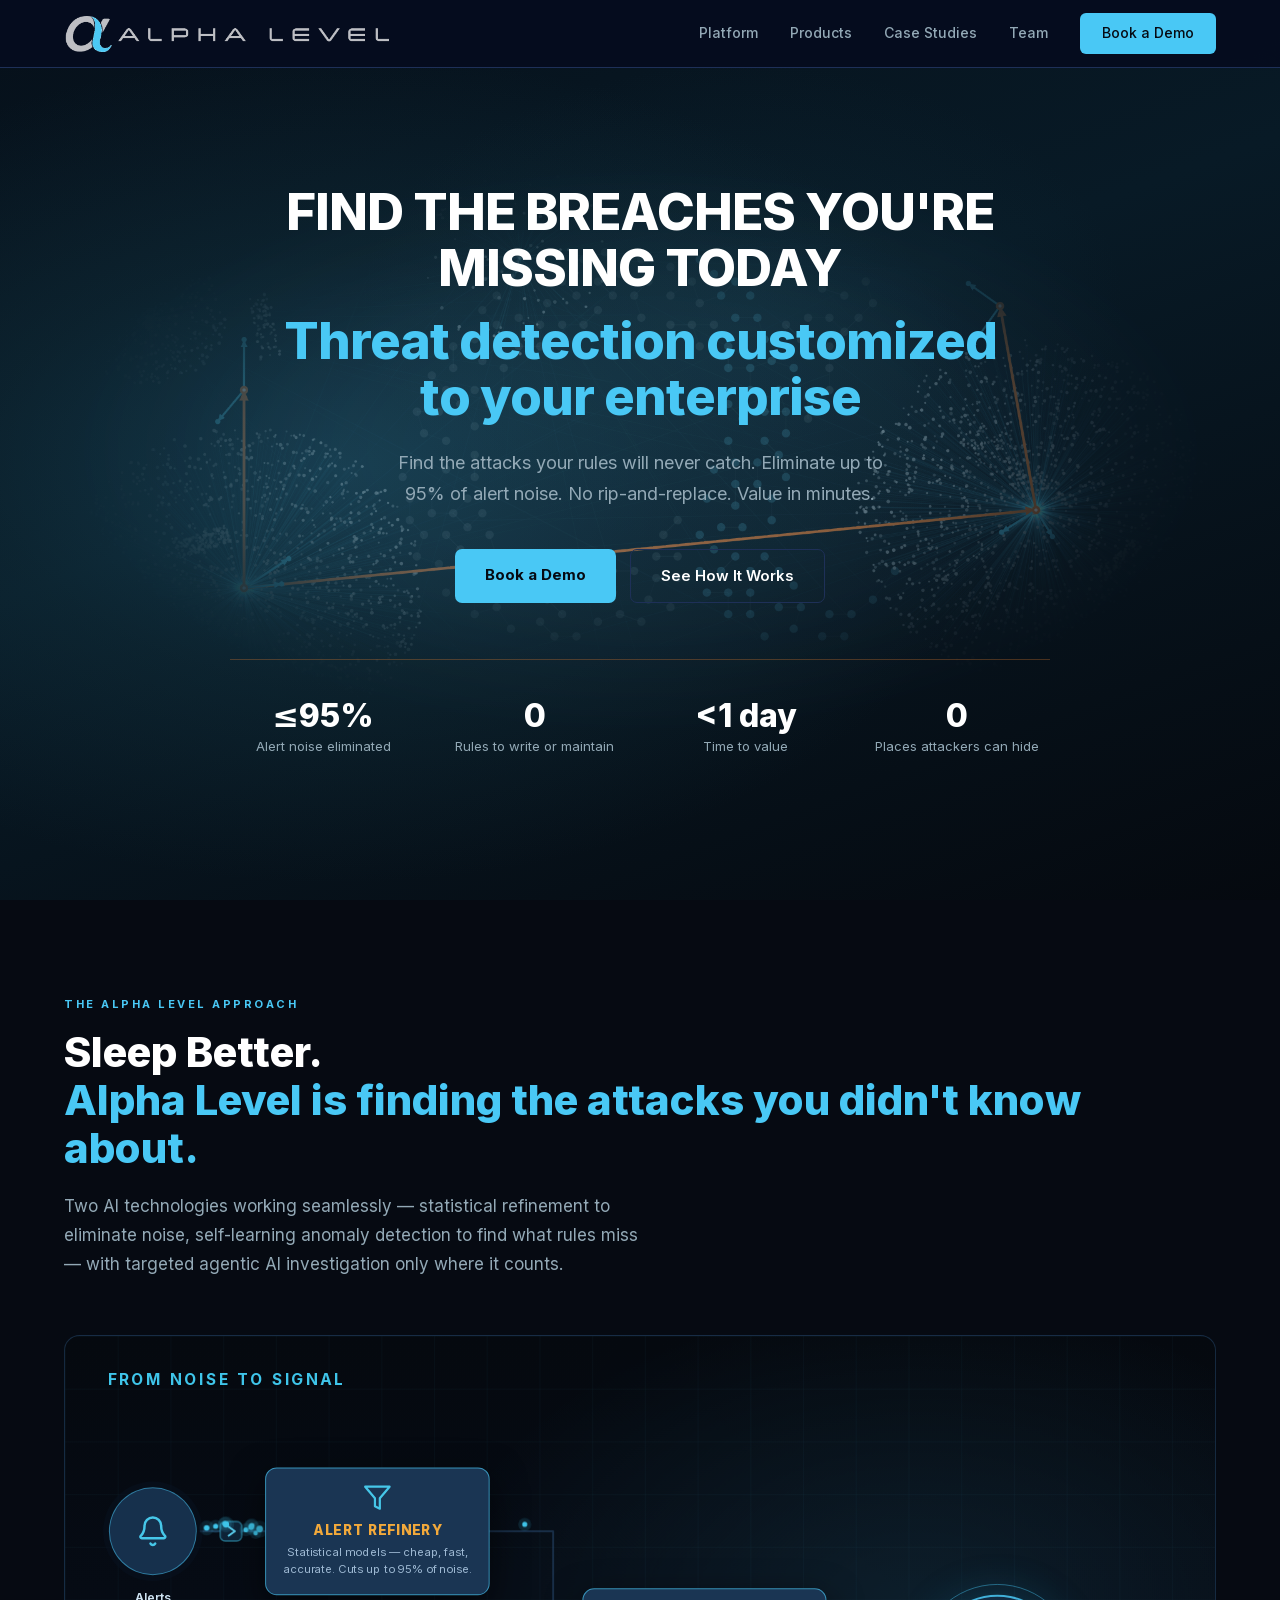
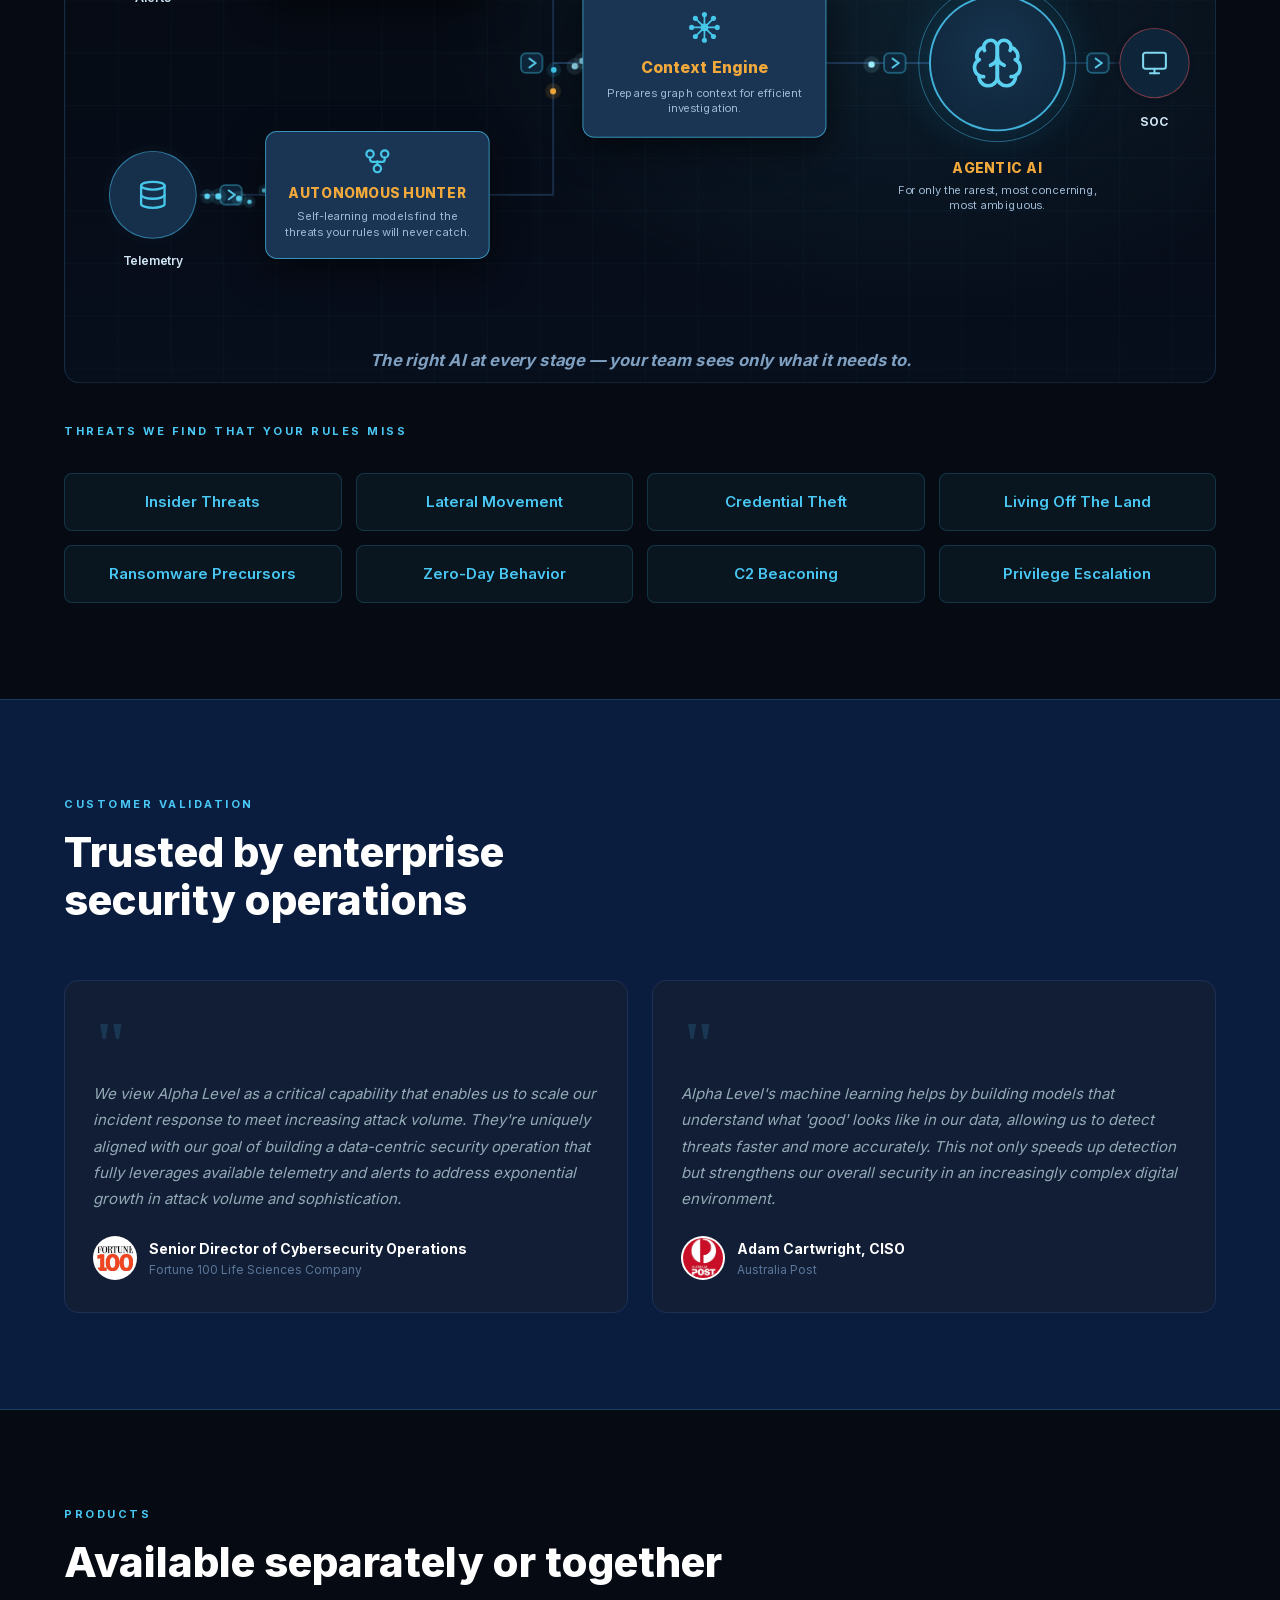
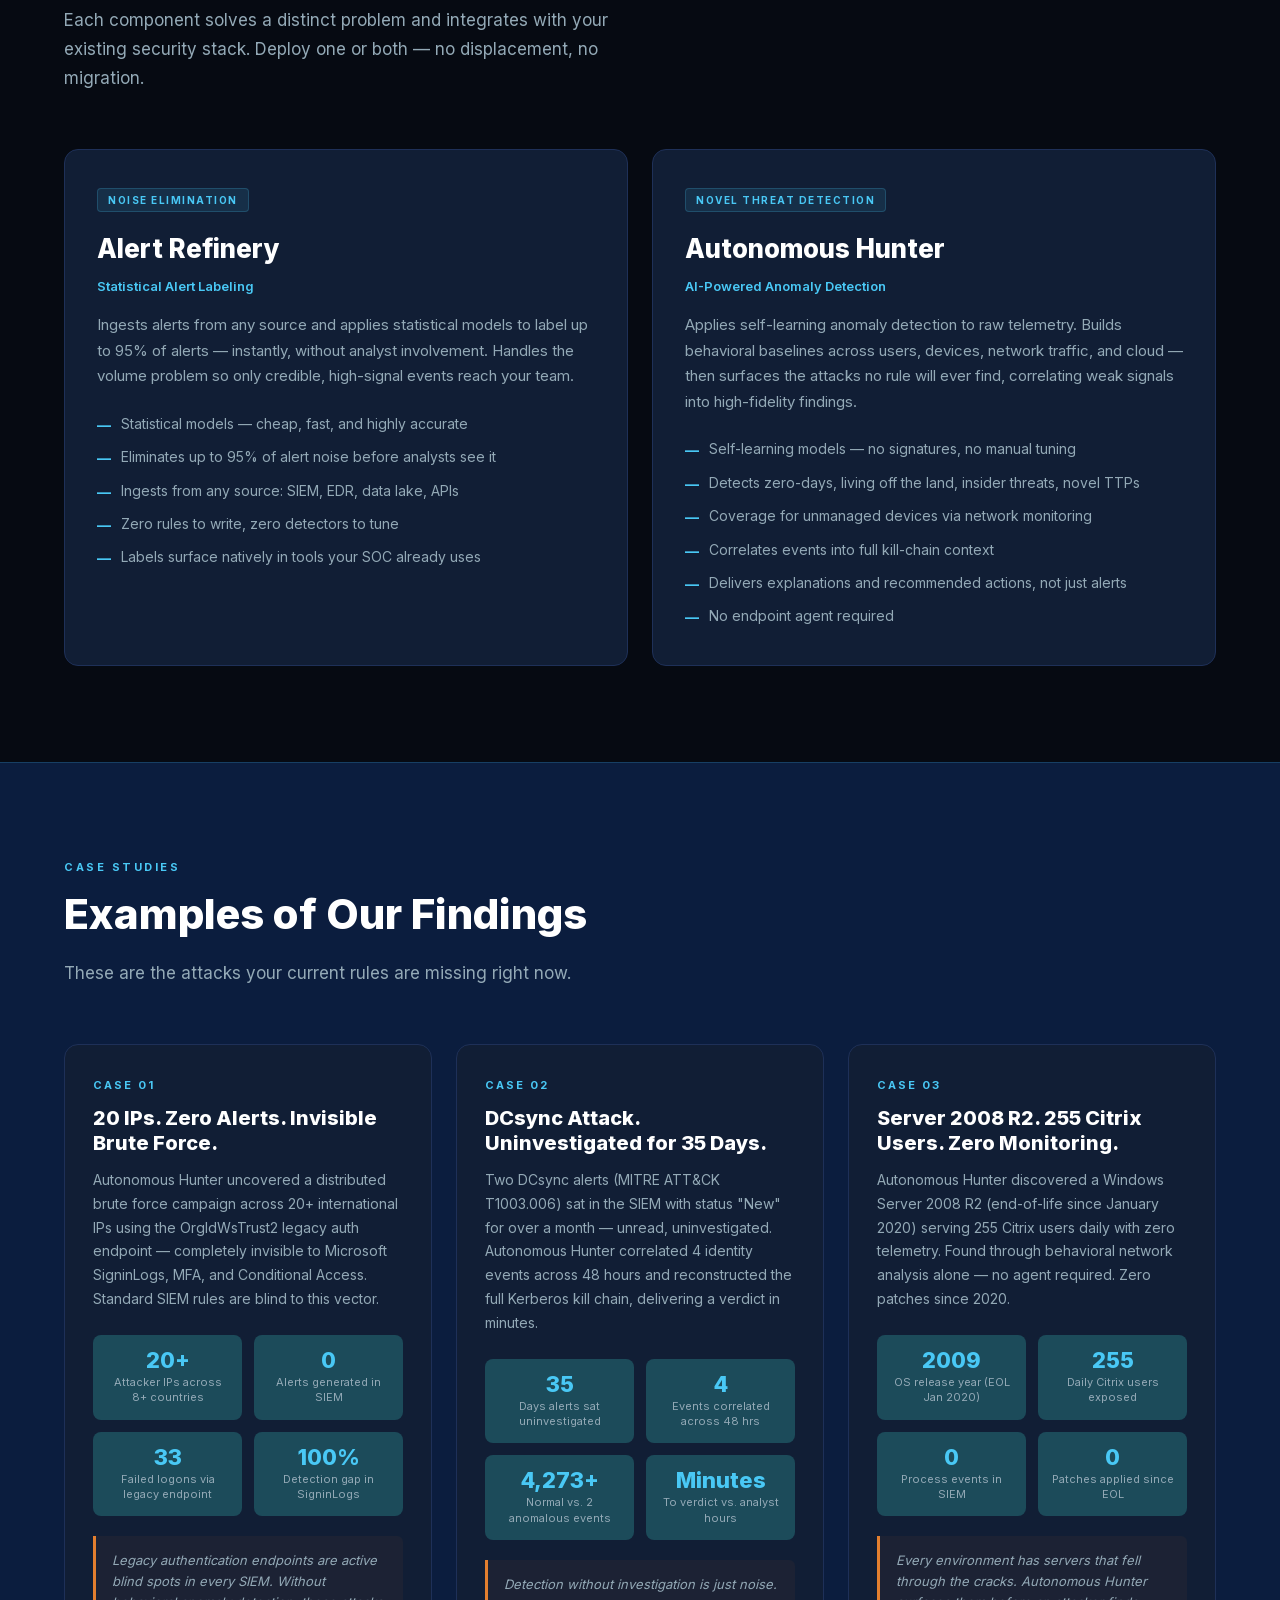
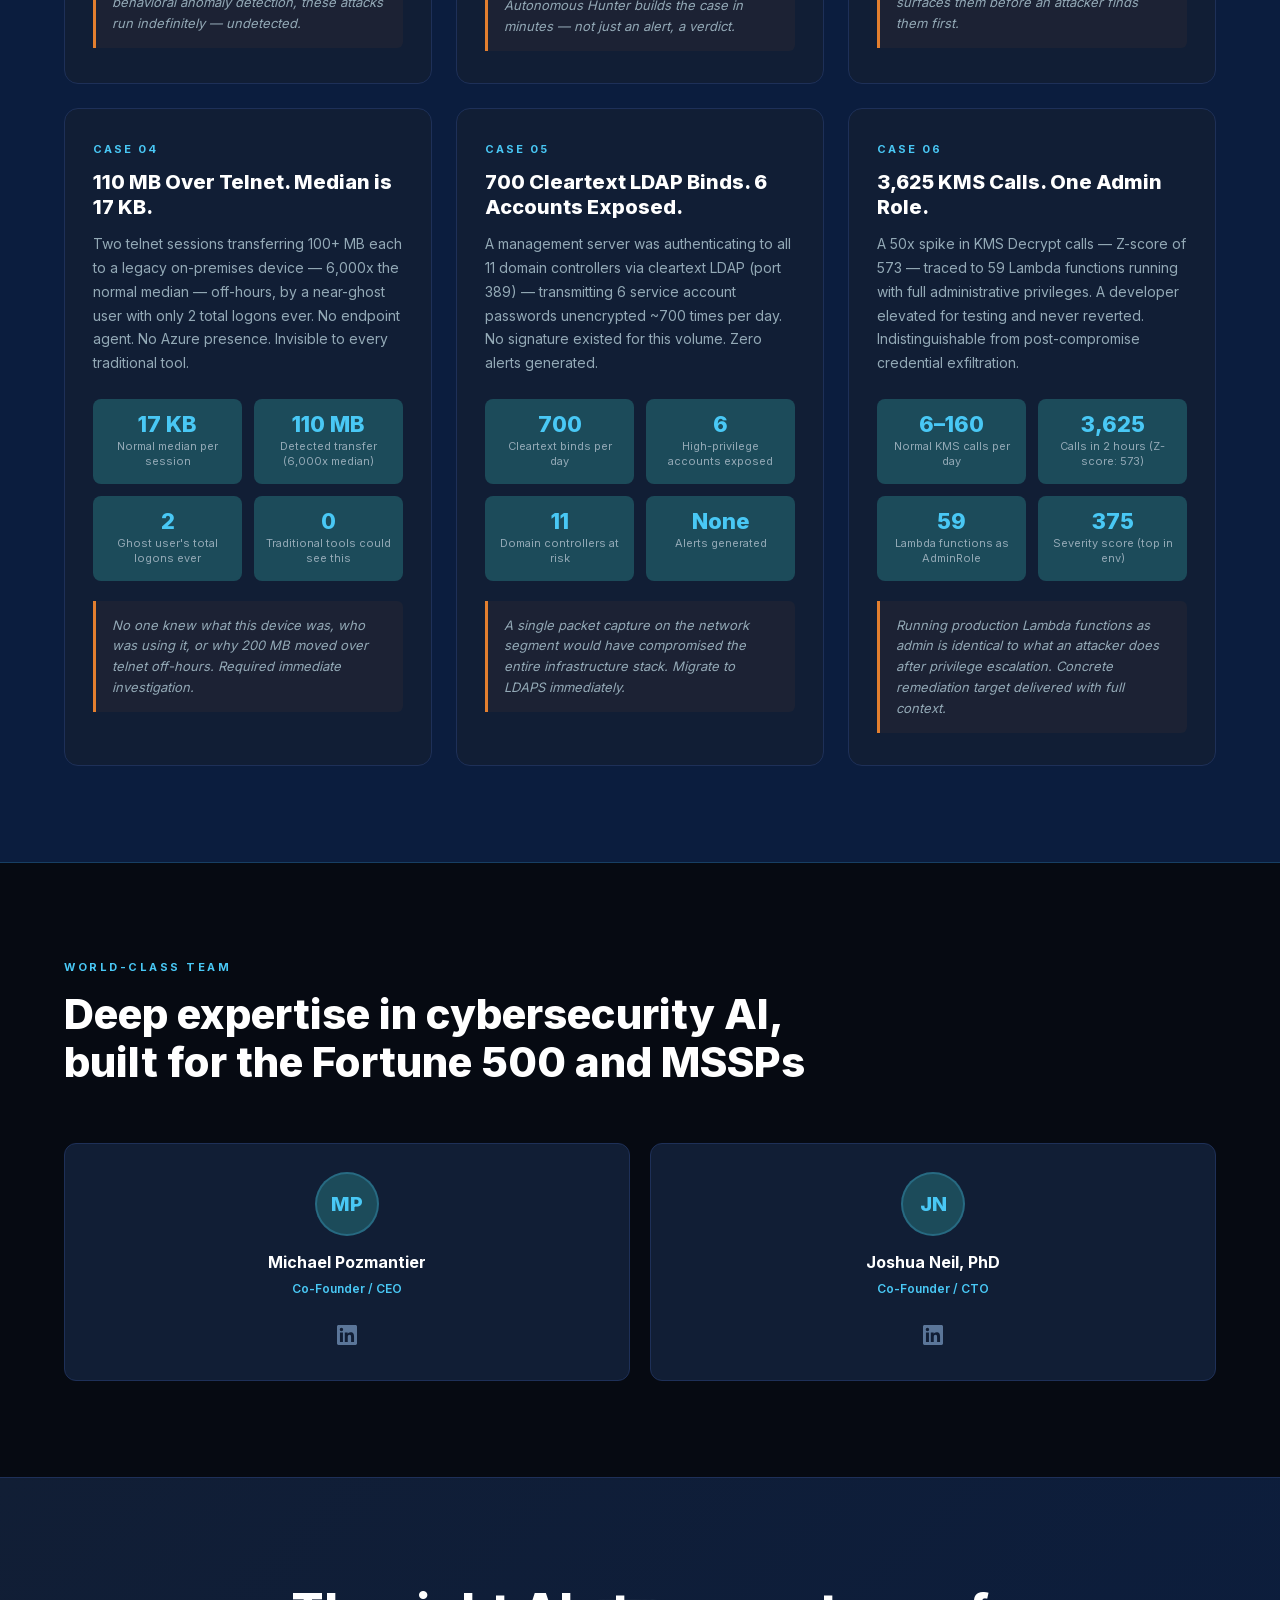
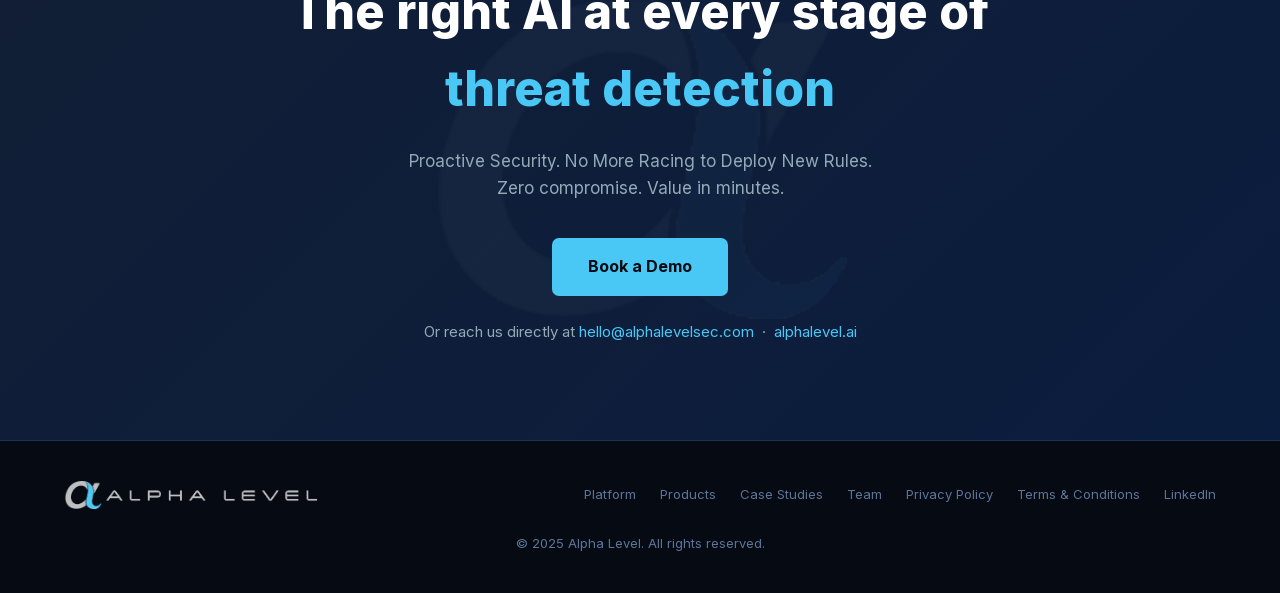
<file: index.html>
<!DOCTYPE html>
<html lang="en">
<head>
  <meta charset="UTF-8">
  <meta name="viewport" content="width=device-width, initial-scale=1.0">
  <title>Alpha Level | AI-Powered Threat Detection</title>
  <link rel="stylesheet" href="style.css">
</head>
<body>


<!-- NAV -->
<nav>
  <a href="#" class="nav-logo">
    <img src="[data-uri]" alt="Alpha Level" style="height:36px; width:auto; display:block;">
  </a>
  <div class="nav-links">
    <a href="#platform">Platform</a>
    <a href="#products">Products</a>
    <a href="#case-studies">Case Studies</a>
    <a href="#team">Team</a>
    <a href="book-demo.html" class="nav-cta">Book a Demo</a>
  </div>
</nav>

<!-- HERO -->
<section class="hero">
  <div class="hero-bg"></div>
  <div class="hero-grid"></div>
  <img src="hero-graphic.png" alt="" class="hero-graphic">
  <div class="hero-content">
    <h1 class="hero-title">
      FIND THE BREACHES YOU'RE MISSING TODAY<br><span class="accent">Threat detection customized<br>to your enterprise</span>
    </h1>
    <p class="hero-sub">
      Find the attacks your rules will never catch. Eliminate up to 95% of alert noise.
      No rip-and-replace. Value in minutes.
    </p>
    <div class="hero-ctas">
      <a href="book-demo.html" class="btn-primary">Book a Demo</a>
      <a href="#platform" class="btn-secondary">See How It Works</a>
    </div>
    <div class="hero-stats">
      <div>
        <div class="hero-stat-num">&#8804;<span>95</span>%</div>
        <div class="hero-stat-label">Alert noise eliminated</div>
      </div>
      <div>
        <div class="hero-stat-num"><span>0</span></div>
        <div class="hero-stat-label">Rules to write or maintain</div>
      </div>
      <div>
        <div class="hero-stat-num">&lt;<span>1</span> day</div>
        <div class="hero-stat-label">Time to value</div>
      </div>
      <div>
        <div class="hero-stat-num"><span>0</span></div>
        <div class="hero-stat-label">Places attackers can hide</div>
      </div>
    </div>
  </div>
</section>

<!-- PLATFORM -->
<section id="platform">
  <div class="section-label">The Alpha Level Approach</div>
  <h2 class="section-title">Sleep Better.<br><span class="accent">Alpha Level is finding the attacks you didn't know about.</span></h2>
  <p class="section-sub">
    Two AI technologies working seamlessly — statistical refinement to eliminate noise, self-learning anomaly detection to find what rules miss — with targeted agentic AI investigation only where it counts.
  </p>

  <div id="alvPipelineOuter" style="width:100%;max-width:1180px;margin:56px auto 0;position:relative;aspect-ratio:1180 / 664;font-family:Inter,system-ui,sans-serif;overflow:hidden;">
    <div id="alvPipelineStage" style="position:absolute;top:0;left:0;width:1180px;height:664px;transform-origin:top left;overflow:hidden;border-radius:16px;border:1px solid rgba(30,58,88,.7);background:radial-gradient(ellipse 70% 80% at 74% 42%, rgba(73,200,245,.10), transparent 60%), linear-gradient(180deg,#05090F,#070E1C);">

      <div style="position:absolute;inset:0;z-index:0;background-image:linear-gradient(rgba(73,200,245,.03) 1px,transparent 1px),linear-gradient(90deg,rgba(73,200,245,.03) 1px,transparent 1px);background-size:54px 54px;"></div>

      <canvas id="alvPipelineCanvas" style="position:absolute;left:0;top:0;width:1180px;height:664px;z-index:1;"></canvas>

      <div style="position:absolute;left:44px;top:32px;font-size:16px;letter-spacing:2.5px;font-weight:700;color:#3FC5EA;text-transform:uppercase;z-index:3;">From noise to signal</div>

      <!-- INPUTS -->
      <div style="position:absolute;left:90px;top:200px;transform:translate(-50%,-50%);width:90px;height:90px;border-radius:50%;background:#16304C;border:1.5px solid rgba(73,200,245,.5);display:flex;align-items:center;justify-content:center;color:#46C7E9;z-index:3;box-shadow:0 0 0 6px rgba(8,18,32,.5);">
        <svg width="34" height="34" viewBox="0 0 24 24" fill="none" stroke="currentColor" stroke-width="1.8" stroke-linecap="round" stroke-linejoin="round"><path d="M10.3 21a2 2 0 0 0 3.4 0"></path><path d="M3.3 15.3A1 1 0 0 0 4 17h16a1 1 0 0 0 .7-1.7C19.4 14 18 12.5 18 8A6 6 0 0 0 6 8c0 4.5-1.4 6-2.7 7.3"></path></svg>
      </div>
      <div style="position:absolute;left:90px;top:258px;transform:translate(-50%,0);font-size:12.5px;font-weight:600;color:#CFE3F2;z-index:3;">Alerts</div>

      <div style="position:absolute;left:90px;top:470px;transform:translate(-50%,-50%);width:90px;height:90px;border-radius:50%;background:#16304C;border:1.5px solid rgba(73,200,245,.5);display:flex;align-items:center;justify-content:center;color:#46C7E9;z-index:3;box-shadow:0 0 0 6px rgba(8,18,32,.5);">
        <svg width="32" height="32" viewBox="0 0 24 24" fill="none" stroke="currentColor" stroke-width="1.8" stroke-linecap="round" stroke-linejoin="round"><ellipse cx="12" cy="5" rx="9" ry="3"></ellipse><path d="M3 5v14a9 3 0 0 0 18 0V5"></path><path d="M3 12a9 3 0 0 0 18 0"></path></svg>
      </div>
      <div style="position:absolute;left:90px;top:528px;transform:translate(-50%,0);font-size:12.5px;font-weight:600;color:#CFE3F2;z-index:3;">Telemetry</div>

      <!-- ALERT REFINERY -->
      <div style="position:absolute;left:320px;top:200px;transform:translate(-50%,-50%);width:230px;background:#1A3553;border:1.5px solid rgba(73,200,245,.65);border-radius:12px;box-shadow:0 12px 36px rgba(0,0,0,.55);padding:15px 16px 17px;text-align:center;z-index:3;animation:alvPulse 4.2s ease-in-out infinite;">
        <div style="display:flex;justify-content:center;margin-bottom:7px;color:#46C7E9;"><svg width="30" height="30" viewBox="0 0 24 24" fill="none" stroke="currentColor" stroke-width="1.8" stroke-linecap="round" stroke-linejoin="round"><polygon points="22 3 2 3 10 12.46 10 19 14 21 14 12.46 22 3"></polygon></svg></div>
        <div style="font-size:14px;font-weight:800;letter-spacing:.5px;color:#F2A93B;margin-bottom:4px;">ALERT REFINERY</div>
        <div style="font-size:11.5px;line-height:1.45;color:#9DB8D2;">Statistical models — cheap, fast, accurate. Cuts up to 95% of noise.</div>
      </div>

      <!-- AUTONOMOUS HUNTER -->
      <div style="position:absolute;left:320px;top:470px;transform:translate(-50%,-50%);width:230px;background:#1A3553;border:1.5px solid rgba(73,200,245,.65);border-radius:12px;box-shadow:0 12px 36px rgba(0,0,0,.55);padding:15px 16px 17px;text-align:center;z-index:3;animation:alvPulse 4.2s ease-in-out infinite .6s;">
        <div style="display:flex;justify-content:center;margin-bottom:7px;color:#46C7E9;"><svg width="30" height="30" viewBox="0 0 24 24" fill="none" stroke="currentColor" stroke-width="1.8" stroke-linecap="round" stroke-linejoin="round"><circle cx="12" cy="18" r="3"></circle><circle cx="6" cy="6" r="3"></circle><circle cx="18" cy="6" r="3"></circle><path d="M18 9v1.5a2 2 0 0 1-2 2H8a2 2 0 0 1-2-2V9"></path><path d="M12 12v3"></path></svg></div>
        <div style="font-size:14px;font-weight:800;letter-spacing:.5px;color:#F2A93B;margin-bottom:4px;">AUTONOMOUS HUNTER</div>
        <div style="font-size:11.5px;line-height:1.45;color:#9DB8D2;">Self-learning models find the threats your rules will never catch.</div>
      </div>

      <!-- CONTEXT ENGINE -->
      <div style="position:absolute;left:655px;top:335px;transform:translate(-50%,-50%);width:250px;background:#1A3553;border:1.5px solid rgba(73,200,245,.65);border-radius:12px;box-shadow:0 12px 36px rgba(0,0,0,.55);padding:18px 18px 20px;text-align:center;z-index:3;animation:alvPulse 4.2s ease-in-out infinite 1.2s;">
        <div style="display:flex;justify-content:center;margin-bottom:8px;">
          <svg width="42" height="42" viewBox="0 0 48 48" fill="none" stroke="#46C7E9" stroke-width="2" stroke-linecap="round">
            <line x1="24" y1="24" x2="39" y2="24"></line><line x1="24" y1="24" x2="34.6" y2="13.4"></line><line x1="24" y1="24" x2="24" y2="9"></line><line x1="24" y1="24" x2="13.4" y2="13.4"></line><line x1="24" y1="24" x2="9" y2="24"></line><line x1="24" y1="24" x2="13.4" y2="34.6"></line><line x1="24" y1="24" x2="24" y2="39"></line><line x1="24" y1="24" x2="34.6" y2="34.6"></line>
            <g fill="#46C7E9" stroke="none"><circle cx="39" cy="24" r="3"></circle><circle cx="34.6" cy="13.4" r="3"></circle><circle cx="24" cy="9" r="3"></circle><circle cx="13.4" cy="13.4" r="3"></circle><circle cx="9" cy="24" r="3"></circle><circle cx="13.4" cy="34.6" r="3"></circle><circle cx="24" cy="39" r="3"></circle><circle cx="34.6" cy="34.6" r="3"></circle><circle cx="24" cy="24" r="4.5"></circle></g>
          </svg>
        </div>
        <div style="font-size:16px;font-weight:800;letter-spacing:.3px;color:#F2A93B;margin-bottom:4px;">Context Engine</div>
        <div style="font-size:11.5px;line-height:1.45;color:#9DB8D2;">Prepares graph context for efficient investigation.</div>
      </div>

      <!-- AGENTIC AI -->
      <div style="position:absolute;left:955px;top:335px;transform:translate(-50%,-50%);width:162px;height:162px;border-radius:50%;border:1.5px solid rgba(73,200,245,.45);z-index:2;animation:alvRing 4s ease-in-out infinite;"></div>
      <div style="position:absolute;left:955px;top:335px;transform:translate(-50%,-50%);width:140px;height:140px;border-radius:50%;background:radial-gradient(circle at 50% 38%, #16334E, #0E2438);border:2px solid rgba(73,200,245,.85);display:flex;align-items:center;justify-content:center;color:#5BD0F0;z-index:3;box-shadow:0 0 42px rgba(30,150,200,.25);">
        <svg width="56" height="56" viewBox="0 0 24 24" fill="none" stroke="currentColor" stroke-width="1.6" stroke-linecap="round" stroke-linejoin="round"><path d="M12 5a3 3 0 1 0-5.997.125 4 4 0 0 0-2.526 5.77 4 4 0 0 0 .556 6.588A4 4 0 1 0 12 18Z"></path><path d="M12 5a3 3 0 1 1 5.997.125 4 4 0 0 1 2.526 5.77 4 4 0 0 1-.556 6.588A4 4 0 1 1 12 18Z"></path><path d="M15 13a4.5 4.5 0 0 1-3-4 4.5 4.5 0 0 1-3 4"></path><path d="M17.6 6.5a3 3 0 0 0 .4-1.4"></path><path d="M6 5.1a3 3 0 0 0 .4 1.4"></path><path d="M19.9 10.5a4 4 0 0 1 .6.4"></path><path d="M3.5 10.9a4 4 0 0 1 .6-.4"></path><path d="M6 18a4 4 0 0 1-2-.5"></path><path d="M20 17.5a4 4 0 0 1-2 .5"></path></svg>
      </div>
      <div style="position:absolute;left:955px;top:432px;transform:translate(-50%,0);text-align:center;width:210px;z-index:3;">
        <div style="font-size:14px;font-weight:800;letter-spacing:.5px;color:#F2A93B;">AGENTIC AI</div>
        <div style="font-size:11.5px;line-height:1.4;color:#9DB8D2;margin-top:3px;">For only the rarest, most concerning, most ambiguous.</div>
      </div>

      <!-- SOC -->
      <div style="position:absolute;left:1116px;top:335px;transform:translate(-50%,-50%);width:72px;height:72px;border-radius:50%;background:#0E2438;border:1px solid rgba(255,90,90,.45);display:flex;align-items:center;justify-content:center;color:#7FD8F0;z-index:3;box-shadow:0 0 0 5px rgba(8,18,32,.5);">
        <svg width="28" height="28" viewBox="0 0 24 24" fill="none" stroke="currentColor" stroke-width="1.8" stroke-linecap="round" stroke-linejoin="round"><rect x="2" y="3" width="20" height="14" rx="2"></rect><line x1="8" y1="21" x2="16" y2="21"></line><line x1="12" y1="17" x2="12" y2="21"></line></svg>
      </div>
      <div style="position:absolute;left:1116px;top:386px;transform:translate(-50%,0);text-align:center;width:120px;font-size:12.5px;font-weight:700;letter-spacing:.5px;color:#CFE3F2;z-index:3;">SOC</div>

      <div style="position:absolute;left:590px;top:626px;transform:translate(-50%,0);text-align:center;width:920px;z-index:3;font-size:17px;color:#7FA0C0;font-style:italic;font-weight:700;">The right AI at every stage — your team sees only what it needs to.</div>

    </div>
  </div>

  <div style="margin-top: 40px;">
    <div class="section-label" style="margin-bottom: 16px;">Threats we find that your rules miss</div>
    <div class="threat-tags">
      <span class="threat-tag">Insider Threats</span>
      <span class="threat-tag">Lateral Movement</span>
      <span class="threat-tag">Credential Theft</span>
      <span class="threat-tag">Living Off The Land</span>
      <span class="threat-tag">Ransomware Precursors</span>
      <span class="threat-tag">Zero-Day Behavior</span>
      <span class="threat-tag">C2 Beaconing</span>
      <span class="threat-tag">Privilege Escalation</span>
    </div>
  </div>
</section>

<!-- TESTIMONIALS -->
<section id="testimonials" style="background: var(--navy-mid); border-top: 1px solid rgba(73,200,245,0.2); border-bottom: 1px solid rgba(73,200,245,0.2);">
  <div class="section-label">Customer Validation</div>
  <h2 class="section-title">Trusted by enterprise<br>security operations</h2>

  <div class="testimonials-grid">
    <div class="testimonial-card">
      <div class="quote-mark">"</div>
      <p class="testimonial-text">
        We view Alpha Level as a critical capability that enables us to scale our incident response to meet increasing attack volume. They're uniquely aligned with our goal of building a data-centric security operation that fully leverages available telemetry and alerts to address exponential growth in attack volume and sophistication.
      </p>
      <div class="testimonial-author">
        <div class="author-avatar author-avatar-logo"><img src="fortune-100.png" alt="Fortune 100" style="width:100%;height:100%;object-fit:contain;"></div>
        <div>
          <div class="author-name">Senior Director of Cybersecurity Operations</div>
          <div class="author-title">Fortune 100 Life Sciences Company</div>
        </div>
      </div>
    </div>

    <div class="testimonial-card">
      <div class="quote-mark">"</div>
      <p class="testimonial-text">
        Alpha Level's machine learning helps by building models that understand what 'good' looks like in our data, allowing us to detect threats faster and more accurately. This not only speeds up detection but strengthens our overall security in an increasingly complex digital environment.
      </p>
      <div class="testimonial-author">
        <div class="author-avatar author-avatar-logo"><img src="australia-post.png" alt="Australia Post" style="width:44px;height:auto;object-fit:contain;"></div>
        <div>
          <div class="author-name">Adam Cartwright, CISO</div>
          <div class="author-title">Australia Post</div>
        </div>
      </div>
    </div>
  </div>
</section>

<!-- PRODUCTS -->
<section id="products">
  <div class="section-label">Products</div>
  <h2 class="section-title">Available separately or together</h2>
  <p class="section-sub">
    Each component solves a distinct problem and integrates with your existing security stack. Deploy one or both — no displacement, no migration.
  </p>

  <div class="products-grid">
    <div class="product-card">
      <div class="product-tag">Noise Elimination</div>
      <div class="product-name">Alert Refinery</div>
      <div class="product-tagline">Statistical Alert Labeling</div>
      <p class="product-desc">
        Ingests alerts from any source and applies statistical models to label up to 95% of alerts — instantly, without analyst involvement. Handles the volume problem so only credible, high-signal events reach your team.
      </p>
      <ul class="product-features">
        <li>Statistical models — cheap, fast, and highly accurate</li>
        <li>Eliminates up to 95% of alert noise before analysts see it</li>
        <li>Ingests from any source: SIEM, EDR, data lake, APIs</li>
        <li>Zero rules to write, zero detectors to tune</li>
        <li>Labels surface natively in tools your SOC already uses</li>
      </ul>
    </div>

    <div class="product-card">
      <div class="product-tag">Novel Threat Detection</div>
      <div class="product-name">Autonomous Hunter</div>
      <div class="product-tagline">AI-Powered Anomaly Detection</div>
      <p class="product-desc">
        Applies self-learning anomaly detection to raw telemetry. Builds behavioral baselines across users, devices, network traffic, and cloud — then surfaces the attacks no rule will ever find, correlating weak signals into high-fidelity findings.
      </p>
      <ul class="product-features">
        <li>Self-learning models — no signatures, no manual tuning</li>
        <li>Detects zero-days, living off the land, insider threats, novel TTPs</li>
        <li>Coverage for unmanaged devices via network monitoring</li>
        <li>Correlates events into full kill-chain context</li>
        <li>Delivers explanations and recommended actions, not just alerts</li>
        <li>No endpoint agent required</li>
      </ul>
    </div>
  </div>
</section>

<!-- CASE STUDIES -->
<section class="cases" id="case-studies" style="background: var(--navy-mid); border-top: 1px solid rgba(73,200,245,0.2); border-bottom: 1px solid rgba(73,200,245,0.2);">
  <div class="section-label">Case Studies</div>
  <h2 class="section-title">Examples of Our Findings</h2>
  <p class="section-sub">
    These are the attacks your current rules are missing right now.
  </p>

  <div class="cases-grid">

    <div class="case-card">
      <div class="case-num">Case 01</div>
      <div class="case-title">20 IPs. Zero Alerts. Invisible Brute Force.</div>
      <div class="case-desc">Autonomous Hunter uncovered a distributed brute force campaign across 20+ international IPs using the OrgIdWsTrust2 legacy auth endpoint — completely invisible to Microsoft SigninLogs, MFA, and Conditional Access. Standard SIEM rules are blind to this vector.</div>
      <div class="case-stats">
        <div class="case-stat">
          <div class="case-stat-num">20+</div>
          <div class="case-stat-label">Attacker IPs across 8+ countries</div>
        </div>
        <div class="case-stat">
          <div class="case-stat-num">0</div>
          <div class="case-stat-label">Alerts generated in SIEM</div>
        </div>
        <div class="case-stat">
          <div class="case-stat-num">33</div>
          <div class="case-stat-label">Failed logons via legacy endpoint</div>
        </div>
        <div class="case-stat">
          <div class="case-stat-num">100%</div>
          <div class="case-stat-label">Detection gap in SigninLogs</div>
        </div>
      </div>
      <div class="case-lesson">Legacy authentication endpoints are active blind spots in every SIEM. Without behavioral anomaly detection, these attacks run indefinitely — undetected.</div>
    </div>

    <div class="case-card">
      <div class="case-num">Case 02</div>
      <div class="case-title">DCsync Attack. Uninvestigated for 35 Days.</div>
      <div class="case-desc">Two DCsync alerts (MITRE ATT&amp;CK T1003.006) sat in the SIEM with status "New" for over a month — unread, uninvestigated. Autonomous Hunter correlated 4 identity events across 48 hours and reconstructed the full Kerberos kill chain, delivering a verdict in minutes.</div>
      <div class="case-stats">
        <div class="case-stat">
          <div class="case-stat-num">35</div>
          <div class="case-stat-label">Days alerts sat uninvestigated</div>
        </div>
        <div class="case-stat">
          <div class="case-stat-num">4</div>
          <div class="case-stat-label">Events correlated across 48 hrs</div>
        </div>
        <div class="case-stat">
          <div class="case-stat-num">4,273+</div>
          <div class="case-stat-label">Normal vs. 2 anomalous events</div>
        </div>
        <div class="case-stat">
          <div class="case-stat-num">Minutes</div>
          <div class="case-stat-label">To verdict vs. analyst hours</div>
        </div>
      </div>
      <div class="case-lesson">Detection without investigation is just noise. Autonomous Hunter builds the case in minutes — not just an alert, a verdict.</div>
    </div>

    <div class="case-card">
      <div class="case-num">Case 03</div>
      <div class="case-title">Server 2008 R2. 255 Citrix Users. Zero Monitoring.</div>
      <div class="case-desc">Autonomous Hunter discovered a Windows Server 2008 R2 (end-of-life since January 2020) serving 255 Citrix users daily with zero telemetry. Found through behavioral network analysis alone — no agent required. Zero patches since 2020.</div>
      <div class="case-stats">
        <div class="case-stat">
          <div class="case-stat-num">2009</div>
          <div class="case-stat-label">OS release year (EOL Jan 2020)</div>
        </div>
        <div class="case-stat">
          <div class="case-stat-num">255</div>
          <div class="case-stat-label">Daily Citrix users exposed</div>
        </div>
        <div class="case-stat">
          <div class="case-stat-num">0</div>
          <div class="case-stat-label">Process events in SIEM</div>
        </div>
        <div class="case-stat">
          <div class="case-stat-num">0</div>
          <div class="case-stat-label">Patches applied since EOL</div>
        </div>
      </div>
      <div class="case-lesson">Every environment has servers that fell through the cracks. Autonomous Hunter surfaces them before an attacker finds them first.</div>
    </div>

    <div class="case-card">
      <div class="case-num">Case 04</div>
      <div class="case-title">110 MB Over Telnet. Median is 17 KB.</div>
      <div class="case-desc">Two telnet sessions transferring 100+ MB each to a legacy on-premises device — 6,000x the normal median — off-hours, by a near-ghost user with only 2 total logons ever. No endpoint agent. No Azure presence. Invisible to every traditional tool.</div>
      <div class="case-stats">
        <div class="case-stat">
          <div class="case-stat-num">17 KB</div>
          <div class="case-stat-label">Normal median per session</div>
        </div>
        <div class="case-stat">
          <div class="case-stat-num">110 MB</div>
          <div class="case-stat-label">Detected transfer (6,000x median)</div>
        </div>
        <div class="case-stat">
          <div class="case-stat-num">2</div>
          <div class="case-stat-label">Ghost user's total logons ever</div>
        </div>
        <div class="case-stat">
          <div class="case-stat-num">0</div>
          <div class="case-stat-label">Traditional tools could see this</div>
        </div>
      </div>
      <div class="case-lesson">No one knew what this device was, who was using it, or why 200 MB moved over telnet off-hours. Required immediate investigation.</div>
    </div>

    <div class="case-card">
      <div class="case-num">Case 05</div>
      <div class="case-title">700 Cleartext LDAP Binds. 6 Accounts Exposed.</div>
      <div class="case-desc">A management server was authenticating to all 11 domain controllers via cleartext LDAP (port 389) — transmitting 6 service account passwords unencrypted ~700 times per day. No signature existed for this volume. Zero alerts generated.</div>
      <div class="case-stats">
        <div class="case-stat">
          <div class="case-stat-num">700</div>
          <div class="case-stat-label">Cleartext binds per day</div>
        </div>
        <div class="case-stat">
          <div class="case-stat-num">6</div>
          <div class="case-stat-label">High-privilege accounts exposed</div>
        </div>
        <div class="case-stat">
          <div class="case-stat-num">11</div>
          <div class="case-stat-label">Domain controllers at risk</div>
        </div>
        <div class="case-stat">
          <div class="case-stat-num">None</div>
          <div class="case-stat-label">Alerts generated</div>
        </div>
      </div>
      <div class="case-lesson">A single packet capture on the network segment would have compromised the entire infrastructure stack. Migrate to LDAPS immediately.</div>
    </div>

    <div class="case-card">
      <div class="case-num">Case 06</div>
      <div class="case-title">3,625 KMS Calls. One Admin Role.</div>
      <div class="case-desc">A 50x spike in KMS Decrypt calls — Z-score of 573 — traced to 59 Lambda functions running with full administrative privileges. A developer elevated for testing and never reverted. Indistinguishable from post-compromise credential exfiltration.</div>
      <div class="case-stats">
        <div class="case-stat">
          <div class="case-stat-num">6–160</div>
          <div class="case-stat-label">Normal KMS calls per day</div>
        </div>
        <div class="case-stat">
          <div class="case-stat-num">3,625</div>
          <div class="case-stat-label">Calls in 2 hours (Z-score: 573)</div>
        </div>
        <div class="case-stat">
          <div class="case-stat-num">59</div>
          <div class="case-stat-label">Lambda functions as AdminRole</div>
        </div>
        <div class="case-stat">
          <div class="case-stat-num">375</div>
          <div class="case-stat-label">Severity score (top in env)</div>
        </div>
      </div>
      <div class="case-lesson">Running production Lambda functions as admin is identical to what an attacker does after privilege escalation. Concrete remediation target delivered with full context.</div>
    </div>

  </div>
</section>

<!-- TEAM -->
<section class="team" id="team">
  <div class="section-label">World-Class Team</div>
  <h2 class="section-title">Deep expertise in cybersecurity AI,<br>built for the Fortune 500 and MSSPs</h2>

  <div class="team-grid">
    <div class="team-card">
      <div class="team-avatar">MP</div>
      <div class="team-name">Michael Pozmantier</div>
      <div class="team-role">Co-Founder / CEO</div>
      <a href="https://www.linkedin.com/in/michael-pozmantier/" target="_blank" rel="noopener" class="team-linkedin" aria-label="LinkedIn">
        <svg xmlns="http://www.w3.org/2000/svg" width="20" height="20" viewBox="0 0 24 24" fill="currentColor"><path d="M20.447 20.452h-3.554v-5.569c0-1.328-.027-3.037-1.852-3.037-1.853 0-2.136 1.445-2.136 2.939v5.667H9.351V9h3.414v1.561h.046c.477-.9 1.637-1.85 3.37-1.85 3.601 0 4.267 2.37 4.267 5.455v6.286zM5.337 7.433a2.062 2.062 0 0 1-2.063-2.065 2.064 2.064 0 1 1 2.063 2.065zm1.782 13.019H3.555V9h3.564v11.452zM22.225 0H1.771C.792 0 0 .774 0 1.729v20.542C0 23.227.792 24 1.771 24h20.451C23.2 24 24 23.227 24 22.271V1.729C24 .774 23.2 0 22.222 0h.003z"/></svg>
      </a>
    </div>
    <div class="team-card">
      <div class="team-avatar">JN</div>
      <div class="team-name">Joshua Neil, PhD</div>
      <div class="team-role">Co-Founder / CTO</div>
      <a href="https://www.linkedin.com/in/josh-neil/" target="_blank" rel="noopener" class="team-linkedin" aria-label="LinkedIn">
        <svg xmlns="http://www.w3.org/2000/svg" width="20" height="20" viewBox="0 0 24 24" fill="currentColor"><path d="M20.447 20.452h-3.554v-5.569c0-1.328-.027-3.037-1.852-3.037-1.853 0-2.136 1.445-2.136 2.939v5.667H9.351V9h3.414v1.561h.046c.477-.9 1.637-1.85 3.37-1.85 3.601 0 4.267 2.37 4.267 5.455v6.286zM5.337 7.433a2.062 2.062 0 0 1-2.063-2.065 2.064 2.064 0 1 1 2.063 2.065zm1.782 13.019H3.555V9h3.564v11.452zM22.225 0H1.771C.792 0 0 .774 0 1.729v20.542C0 23.227.792 24 1.771 24h20.451C23.2 24 24 23.227 24 22.271V1.729C24 .774 23.2 0 22.222 0h.003z"/></svg>
      </a>
    </div>
  </div>
</section>

<!-- CTA -->
<section class="cta-section" id="contact">
  <h2>The right AI at every stage of<br><span class="accent">threat detection</span></h2>
  <p>Proactive Security. No More Racing to Deploy New Rules. Zero compromise. Value in minutes.</p>
  <a href="book-demo.html" class="btn-primary" style="font-size: 16px; padding: 16px 36px;">Book a Demo</a>
  <div class="cta-email">
    Or reach us directly at <a href="mailto:hello@alphalevelsec.com">hello@alphalevelsec.com</a>
    &nbsp;·&nbsp; <a href="https://alphalevel.ai" style="color: var(--cyan); text-decoration: none;">alphalevel.ai</a>
  </div>
</section>

<!-- FOOTER -->
<footer>
  <a href="#" class="footer-logo">
    <img src="[data-uri]" alt="Alpha Level" style="height:28px; width:auto; display:block;">
  </a>
  <div class="footer-links">
    <a href="#platform">Platform</a>
    <a href="#products">Products</a>
    <a href="#case-studies">Case Studies</a>
    <a href="#team">Team</a>
    <a href="privacy-policy.html">Privacy Policy</a>
    <a href="terms-conditions.html">Terms &amp; Conditions</a>
    <a href="https://www.linkedin.com/company/alpha-level-ai/posts/?feedView=all">LinkedIn</a>
  </div>
  <div class="footer-copy">© 2025 Alpha Level. All rights reserved.</div>
</footer>



<script>
(function(){
  const W = 1180, H = 664;
  const outer = document.getElementById('alvPipelineOuter');
  const stage = document.getElementById('alvPipelineStage');
  const canvas = document.getElementById('alvPipelineCanvas');
  if (!outer || !stage || !canvas) return;

  const SPEED = 1, DENSITY = 1;
  let ctx, raf, last, tA = 0, tB = 0, redActive = false, redCd = 0;
  let parts = [], pulses = [];
  let pathA, pathB, redPath, gatesA, gatesB;

  function fit(){ stage.style.transform = 'scale(' + (outer.clientWidth / W) + ')'; }
  function initCanvas(){
    const dpr = Math.min(2, window.devicePixelRatio || 1);
    canvas.width = W * dpr; canvas.height = H * dpr;
    ctx = canvas.getContext('2d');
    ctx.scale(dpr, dpr);
  }
  function mkPath(pts){
    const cum = [0];
    for (let i = 1; i < pts.length; i++) cum[i] = cum[i-1] + Math.hypot(pts[i][0]-pts[i-1][0], pts[i][1]-pts[i-1][1]);
    return { pts, cum, total: cum[cum.length-1] };
  }
  function setupPaths(){
    const A = [[138,200],[210,200],[320,200],[435,200],[500,200],[500,335],[515,335],[655,335],[780,335],[885,335],[955,335]];
    const B = [[138,470],[210,470],[320,470],[435,470],[500,470],[500,335],[515,335],[655,335],[780,335],[885,335],[955,335]];
    pathA = mkPath(A); pathB = mkPath(B); redPath = mkPath([[1022,335],[1116,335]]);
    gatesA = { 1:{keep:0.06, kind:'noise'}, 6:{keep:0.5, kind:'dedup'} };
    gatesB = { 1:{keep:0.10, kind:'hunt'}, 6:{keep:0.5, kind:'dedup'} };
  }
  function posAt(path, d){
    const { pts, cum } = path;
    if (d <= 0) return [pts[0][0], pts[0][1], 0];
    for (let i = 1; i < pts.length; i++){
      if (d <= cum[i]){
        const seg = cum[i] - cum[i-1];
        const t = seg ? (d - cum[i-1]) / seg : 0;
        return [pts[i-1][0] + (pts[i][0]-pts[i-1][0])*t, pts[i-1][1] + (pts[i][1]-pts[i-1][1])*t, i];
      }
    }
    const L = pts.length - 1;
    return [pts[L][0], pts[L][1], L];
  }
  function spawn(stream){
    const path = stream === 'A' ? pathA : pathB;
    const base = stream === 'A' ? 165 : 145;
    parts.push({
      path, gates: stream === 'A' ? gatesA : gatesB, d: 0,
      jitter: Math.random()*16 - 8,
      speed: base * (0.85 + Math.random()*0.3),
      r: 2.3 + Math.random()*1.1,
      color: stream === 'A' ? '#3FC5EA' : '#5BD0F0',
      passed: {}, state: 'flow', alpha: 1, gold: false
    });
  }
  function spawnRed(){
    parts.push({ path: redPath, gates: {}, d: 0, jitter: 0, speed: 80, r: 4.4, color: '#FF4D4D', passed: {}, state: 'flow', alpha: 1, gold: false, red: true });
  }
  function update(dt){
    if (redCd > 0) redCd -= dt;
    const keep = [];
    for (const p of parts){
      if (p.state === 'flow'){
        p.d += p.speed * dt;
        for (const gi in p.gates){
          if (!p.passed[gi] && p.d >= p.path.cum[gi]){
            p.passed[gi] = true;
            const g = p.gates[gi];
            if (Math.random() > g.keep){
              p.state = 'die';
              p.dieX = p.path.pts[gi][0];
              p.dieY = p.path.pts[gi][1] + p.jitter*0.4;
              p.vx = Math.random()*18 - 9;
              p.vy = 18 + Math.random()*38;
              p.life = 0; p.maxLife = 0.5 + Math.random()*0.3;
              p.dieColor = '#3C5878';
              break;
            } else if (g.kind === 'hunt'){
              p.gold = true; p.color = '#F2A93B'; p.r = Math.max(p.r, 3.1);
            } else if (g.kind === 'dedup'){
              p.r = Math.max(p.r, 3.3); p.color = '#9CEBFF';
            }
          }
        }
        if (p.state === 'flow' && p.d >= p.path.total){
          if (p.red){
            pulses.push({ x: 1116, y: 335, rr: 34, a: 0.95, c: '255,77,77' });
            redActive = false; redCd = 0.9;
          } else {
            pulses.push({ x: 955, y: 335, rr: 72, a: 0.85, c: '156,235,255' });
            if (!redActive && redCd <= 0){ redActive = true; spawnRed(); }
          }
          continue;
        }
        if (p.state === 'flow') keep.push(p);
      } else {
        p.life += dt;
        p.dieX += p.vx*dt; p.dieY += p.vy*dt; p.vy += 55*dt;
        p.alpha = 1 - p.life/p.maxLife;
        if (p.life < p.maxLife) keep.push(p);
      }
    }
    parts = keep;
    for (const pu of pulses){ pu.rr += 115*dt; pu.a -= 1.25*dt; }
    pulses = pulses.filter(pu => pu.a > 0);
  }
  function hexA(hex, a){
    const n = parseInt(hex.slice(1), 16);
    return 'rgba(' + ((n>>16)&255) + ',' + ((n>>8)&255) + ',' + (n&255) + ',' + a + ')';
  }
  function roundRect(c, x, y, w, h, r){
    c.beginPath(); c.moveTo(x+r, y);
    c.arcTo(x+w, y, x+w, y+h, r); c.arcTo(x+w, y+h, x, y+h, r);
    c.arcTo(x, y+h, x, y, r); c.arcTo(x, y, x+w, y, r); c.closePath();
  }
  function chevron(c, x, y){
    const w = 22, h = 20;
    c.fillStyle = '#0E2438'; c.strokeStyle = 'rgba(63,197,234,0.5)'; c.lineWidth = 1.5;
    roundRect(c, x-w/2, y-h/2, w, h, 5); c.fill(); c.stroke();
    c.beginPath(); c.moveTo(x-3, y-5); c.lineTo(x+4, y); c.lineTo(x-3, y+5);
    c.strokeStyle = '#5BD0F0'; c.lineWidth = 2; c.lineJoin = 'round'; c.stroke();
  }
  function drawConnectors(c){
    c.lineWidth = 2; c.strokeStyle = 'rgba(40,74,112,0.55)';
    for (const path of [pathA, pathB, redPath]){
      const pts = path.pts;
      c.beginPath(); c.moveTo(pts[0][0], pts[0][1]);
      for (let i = 1; i < pts.length; i++) c.lineTo(pts[i][0], pts[i][1]);
      c.stroke();
    }
    for (const ch of [[170,200],[170,470],[478,335],[850,335],[1058,335]]) chevron(c, ch[0], ch[1]);
  }
  function draw(){
    if (!ctx) return;
    ctx.clearRect(0, 0, W, H);
    drawConnectors(ctx);
    for (const pu of pulses){
      ctx.beginPath(); ctx.arc(pu.x, pu.y, pu.rr, 0, 7);
      ctx.strokeStyle = 'rgba(' + pu.c + ',' + Math.max(0,pu.a) + ')';
      ctx.lineWidth = 2; ctx.stroke();
    }
    for (const p of parts){
      let x, y;
      if (p.state === 'flow'){ const pa = posAt(p.path, p.d); x = pa[0]; y = pa[1] + p.jitter; }
      else { x = p.dieX; y = p.dieY; }
      const a = p.state === 'die' ? Math.max(0, p.alpha) : 1;
      const col = p.state === 'die' ? p.dieColor : p.color;
      ctx.beginPath(); ctx.arc(x, y, p.r*2.6, 0, 7);
      ctx.fillStyle = hexA(col, 0.13*a); ctx.fill();
      ctx.beginPath(); ctx.arc(x, y, p.r, 0, 7);
      ctx.fillStyle = hexA(col, a); ctx.fill();
    }
  }
  function loop(now){
    const dt = Math.min(0.05, (now - last) / 1000); last = now;
    tA += dt*1000*SPEED*DENSITY; tB += dt*1000*SPEED*DENSITY;
    const iaA = 48, iaB = 108;
    while (tA >= iaA){ tA -= iaA; spawn('A'); }
    while (tB >= iaB){ tB -= iaB; spawn('B'); }
    update(dt*SPEED); draw();
    raf = requestAnimationFrame(loop);
  }
  function start(){
    setupPaths(); fit();
    new ResizeObserver(fit).observe(outer);
    initCanvas();
    last = performance.now();
    for (let i = 0; i < 60; i++){ spawn('A'); spawn(i % 2 ? 'B' : 'A'); update(0.05); }
    raf = requestAnimationFrame(loop);
  }
  if (document.fonts && document.fonts.ready) document.fonts.ready.then(start); else start();
})();
</script>




  <script src="script.js"></script>
</body>
</html>
</file>
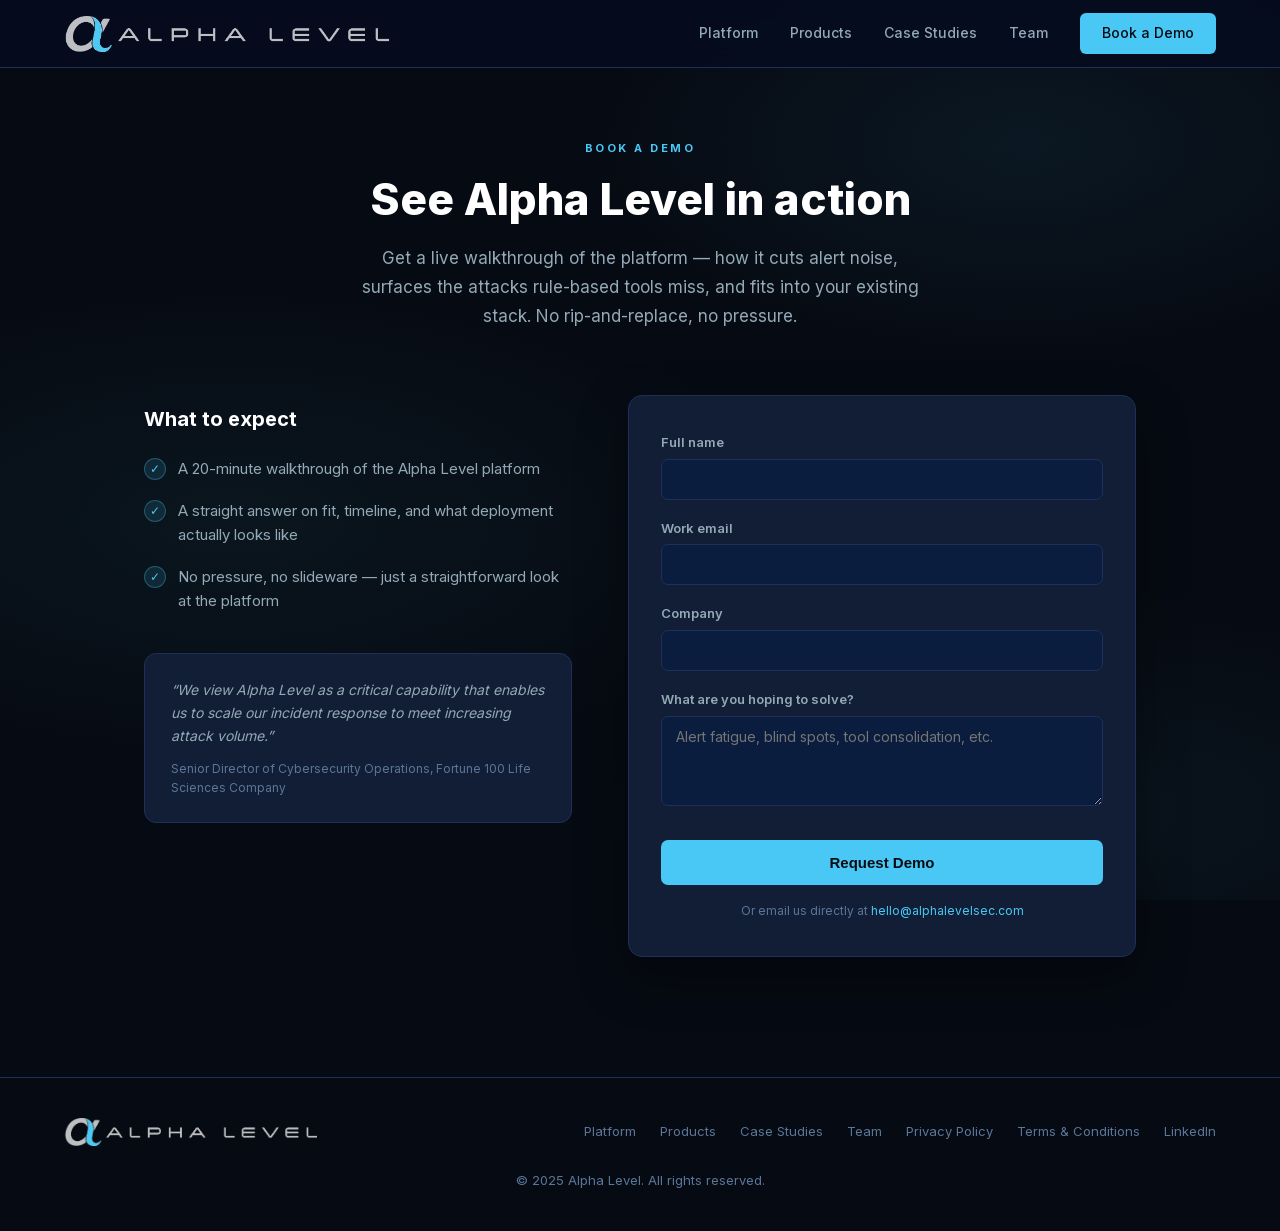
<file: book-demo.html>
<!DOCTYPE html>
<html lang="en">
<head>
  <meta charset="UTF-8">
  <meta name="viewport" content="width=device-width, initial-scale=1.0">
  <title>Book a Demo | Alpha Level</title>
  <link rel="stylesheet" href="style.css">

  <style>
    .demo-hero {
      padding: 140px 24px 0;
      text-align: center;
    }
    .demo-hero h1 {
      font-size: clamp(28px, 4vw, 44px);
      font-weight: 800;
      line-height: 1.15;
      max-width: 720px;
      margin: 16px auto 20px;
      color: var(--white);
    }
    .demo-hero p {
      color: var(--text-muted);
      font-size: 17px;
      line-height: 1.7;
      max-width: 560px;
      margin: 0 auto;
    }
    .demo-wrap {
      max-width: 1040px;
      margin: 64px auto 120px;
      padding: 0 24px;
      display: flex;
      gap: 56px;
      align-items: flex-start;
    }
    .demo-info { flex: 1 1 340px; padding-top: 8px; }
    .demo-info h2 {
      font-size: 20px; font-weight: 700; color: var(--white);
      margin-bottom: 22px;
    }
    .demo-points { list-style: none; display: flex; flex-direction: column; gap: 18px; margin-bottom: 40px; }
    .demo-points li {
      display: flex; gap: 12px; align-items: flex-start;
      color: var(--text-muted); font-size: 15px; line-height: 1.6;
    }
    .demo-points .check {
      flex-shrink: 0; width: 22px; height: 22px; border-radius: 50%;
      background: rgba(73,200,245,0.12); border: 1px solid rgba(73,200,245,0.3);
      display: flex; align-items: center; justify-content: center;
      color: var(--cyan); font-size: 12px; margin-top: 1px;
    }
    .demo-quote {
      background: var(--navy-card); border: 1px solid var(--navy-border);
      border-radius: 12px; padding: 24px 26px;
    }
    .demo-quote p {
      font-size: 14px; color: var(--text-muted); line-height: 1.65; margin-bottom: 12px; font-style: italic;
    }
    .demo-quote-author { font-size: 12px; color: var(--text-dim); }
    .demo-form-card {
      flex: 1 1 420px;
      background: var(--navy-card); border: 1px solid var(--navy-border);
      border-radius: 14px; padding: 36px 32px;
      box-shadow: 0 20px 50px rgba(0,0,0,0.35);
    }
    .form-row { margin-bottom: 18px; }
    .form-row label {
      display: block; font-size: 13px; font-weight: 600;
      color: var(--text-muted); margin-bottom: 6px;
    }
    .form-row input, .form-row textarea {
      width: 100%; background: var(--navy-mid); border: 1px solid var(--navy-border);
      border-radius: 7px; padding: 11px 14px; color: var(--white);
      font-size: 14px; font-family: inherit;
    }
    .form-row input:focus, .form-row textarea:focus {
      outline: none; border-color: var(--cyan);
    }
    .form-row textarea { resize: vertical; min-height: 90px; }
    .form-submit { width: 100%; margin-top: 8px; border: none; cursor: pointer; }
    .form-submit[disabled] { opacity: 0.6; cursor: default; }
    .form-hp { position: absolute; left: -9999px; }
    .form-error {
      font-size: 13px; color: #ff8a80; margin-top: 14px; text-align: center; line-height: 1.6;
    }
    .form-error a { color: #ff8a80; text-decoration: underline; }
    .form-note { font-size: 12px; color: var(--text-dim); margin-top: 16px; text-align: center; }
    .form-note a { color: var(--cyan); text-decoration: none; }
    .demo-success { text-align: center; padding: 24px 8px; }
    .demo-success-icon {
      width: 48px; height: 48px; border-radius: 50%;
      background: rgba(73,200,245,0.12); border: 1px solid rgba(73,200,245,0.3);
      color: var(--cyan); font-size: 22px;
      display: flex; align-items: center; justify-content: center;
      margin: 0 auto 18px;
    }
    .demo-success h3 { font-size: 19px; font-weight: 700; color: var(--white); margin-bottom: 10px; }
    .demo-success p { font-size: 14px; color: var(--text-muted); line-height: 1.6; }
    @media (max-width: 760px) {
      .demo-wrap { flex-direction: column; }
      .demo-hero { padding-top: 110px; }
    }
  </style>
</head>
<body>

<nav>
  <a href="index.html" class="nav-logo">
    <img src="[data-uri]" alt="Alpha Level" style="height:36px; width:auto; display:block;">
  </a>
  <div class="nav-links">
    <a href="index.html#platform">Platform</a>
    <a href="index.html#products">Products</a>
    <a href="index.html#case-studies">Case Studies</a>
    <a href="index.html#team">Team</a>
    <a href="book-demo.html" class="nav-cta">Book a Demo</a>
  </div>
</nav>

<div class="demo-hero">
  <div class="section-label">Book a Demo</div>
  <h1>See Alpha Level in action</h1>
  <p>
    Get a live walkthrough of the platform &mdash; how it cuts alert noise, surfaces the
    attacks rule-based tools miss, and fits into your existing stack. No rip-and-replace,
    no pressure.
  </p>
</div>

<div class="demo-wrap">
  <div class="demo-info">
    <h2>What to expect</h2>
    <ul class="demo-points">
      <li><span class="check">&#10003;</span> A 20-minute walkthrough of the Alpha Level platform</li>
      <li><span class="check">&#10003;</span> A straight answer on fit, timeline, and what deployment actually looks like</li>
      <li><span class="check">&#10003;</span> No pressure, no slideware &mdash; just a straightforward look at the platform</li>
    </ul>
    <div class="demo-quote">
      <p>&ldquo;We view Alpha Level as a critical capability that enables us to scale our incident response to meet increasing attack volume.&rdquo;</p>
      <div class="demo-quote-author">Senior Director of Cybersecurity Operations, Fortune 100 Life Sciences Company</div>
    </div>
  </div>

  <div class="demo-form-card">
    <form id="demoForm" class="demo-form" name="demo-request" method="POST" data-netlify="true" netlify-honeypot="bot-field">
      <input type="hidden" name="form-name" value="demo-request">
      <p class="form-hp"><label>Leave this field empty: <input name="bot-field"></label></p>
      <div class="form-row">
        <label for="fullName">Full name</label>
        <input type="text" id="fullName" name="fullName" required autocomplete="name">
      </div>
      <div class="form-row">
        <label for="workEmail">Work email</label>
        <input type="email" id="workEmail" name="workEmail" required autocomplete="email">
      </div>
      <div class="form-row">
        <label for="company">Company</label>
        <input type="text" id="company" name="company" required autocomplete="organization">
      </div>
      <div class="form-row">
        <label for="message">What are you hoping to solve?</label>
        <textarea id="message" name="message" placeholder="Alert fatigue, blind spots, tool consolidation, etc."></textarea>
      </div>
      <button type="submit" class="btn-primary form-submit">Request Demo</button>
      <div id="formError" class="form-error" hidden>Something went wrong &mdash; please email us directly at <a href="mailto:hello@alphalevelsec.com">hello@alphalevelsec.com</a> instead.</div>
      <div class="form-note">Or email us directly at <a href="mailto:hello@alphalevelsec.com">hello@alphalevelsec.com</a></div>
    </form>
    <div id="demoSuccess" class="demo-success" hidden>
      <div class="demo-success-icon">&#10003;</div>
      <h3>Thanks &mdash; request received</h3>
      <p>Someone from our team will reach out within one business day to find a time that works.</p>
    </div>
  </div>
</div>

<footer>
  <a href="index.html" class="footer-logo">
    <img src="[data-uri]" alt="Alpha Level" style="height:28px; width:auto; display:block;">
  </a>
  <div class="footer-links">
    <a href="index.html#platform">Platform</a>
    <a href="index.html#products">Products</a>
    <a href="index.html#case-studies">Case Studies</a>
    <a href="index.html#team">Team</a>
    <a href="privacy-policy.html">Privacy Policy</a>
    <a href="terms-conditions.html">Terms &amp; Conditions</a>
    <a href="https://www.linkedin.com/company/alpha-level-ai/posts/?feedView=all">LinkedIn</a>
  </div>
  <div class="footer-copy">© 2025 Alpha Level. All rights reserved.</div>
</footer>

<script>
  // Submits to Netlify Forms (data-netlify="true" above). Netlify detects this form
  // at deploy time; add an email notification to hello@alphalevelsec.com in
  // Site settings -> Forms -> Form notifications in the Netlify dashboard.
  function encodeFormData(form) {
    return new URLSearchParams(new FormData(form)).toString();
  }

  var demoForm = document.getElementById('demoForm');
  demoForm.addEventListener('submit', function (e) {
    e.preventDefault();
    var submitBtn = demoForm.querySelector('.form-submit');
    var errorEl = document.getElementById('formError');
    errorEl.hidden = true;
    submitBtn.disabled = true;
    submitBtn.textContent = 'Sending...';

    fetch('/', {
      method: 'POST',
      headers: { 'Content-Type': 'application/x-www-form-urlencoded' },
      body: encodeFormData(demoForm)
    })
      .then(function (res) {
        if (!res.ok) throw new Error('Form submission failed');
        demoForm.hidden = true;
        document.getElementById('demoSuccess').hidden = false;
      })
      .catch(function () {
        errorEl.hidden = false;
        submitBtn.disabled = false;
        submitBtn.textContent = 'Request Demo';
      });
  });
</script>

</body>
</html>
</file>
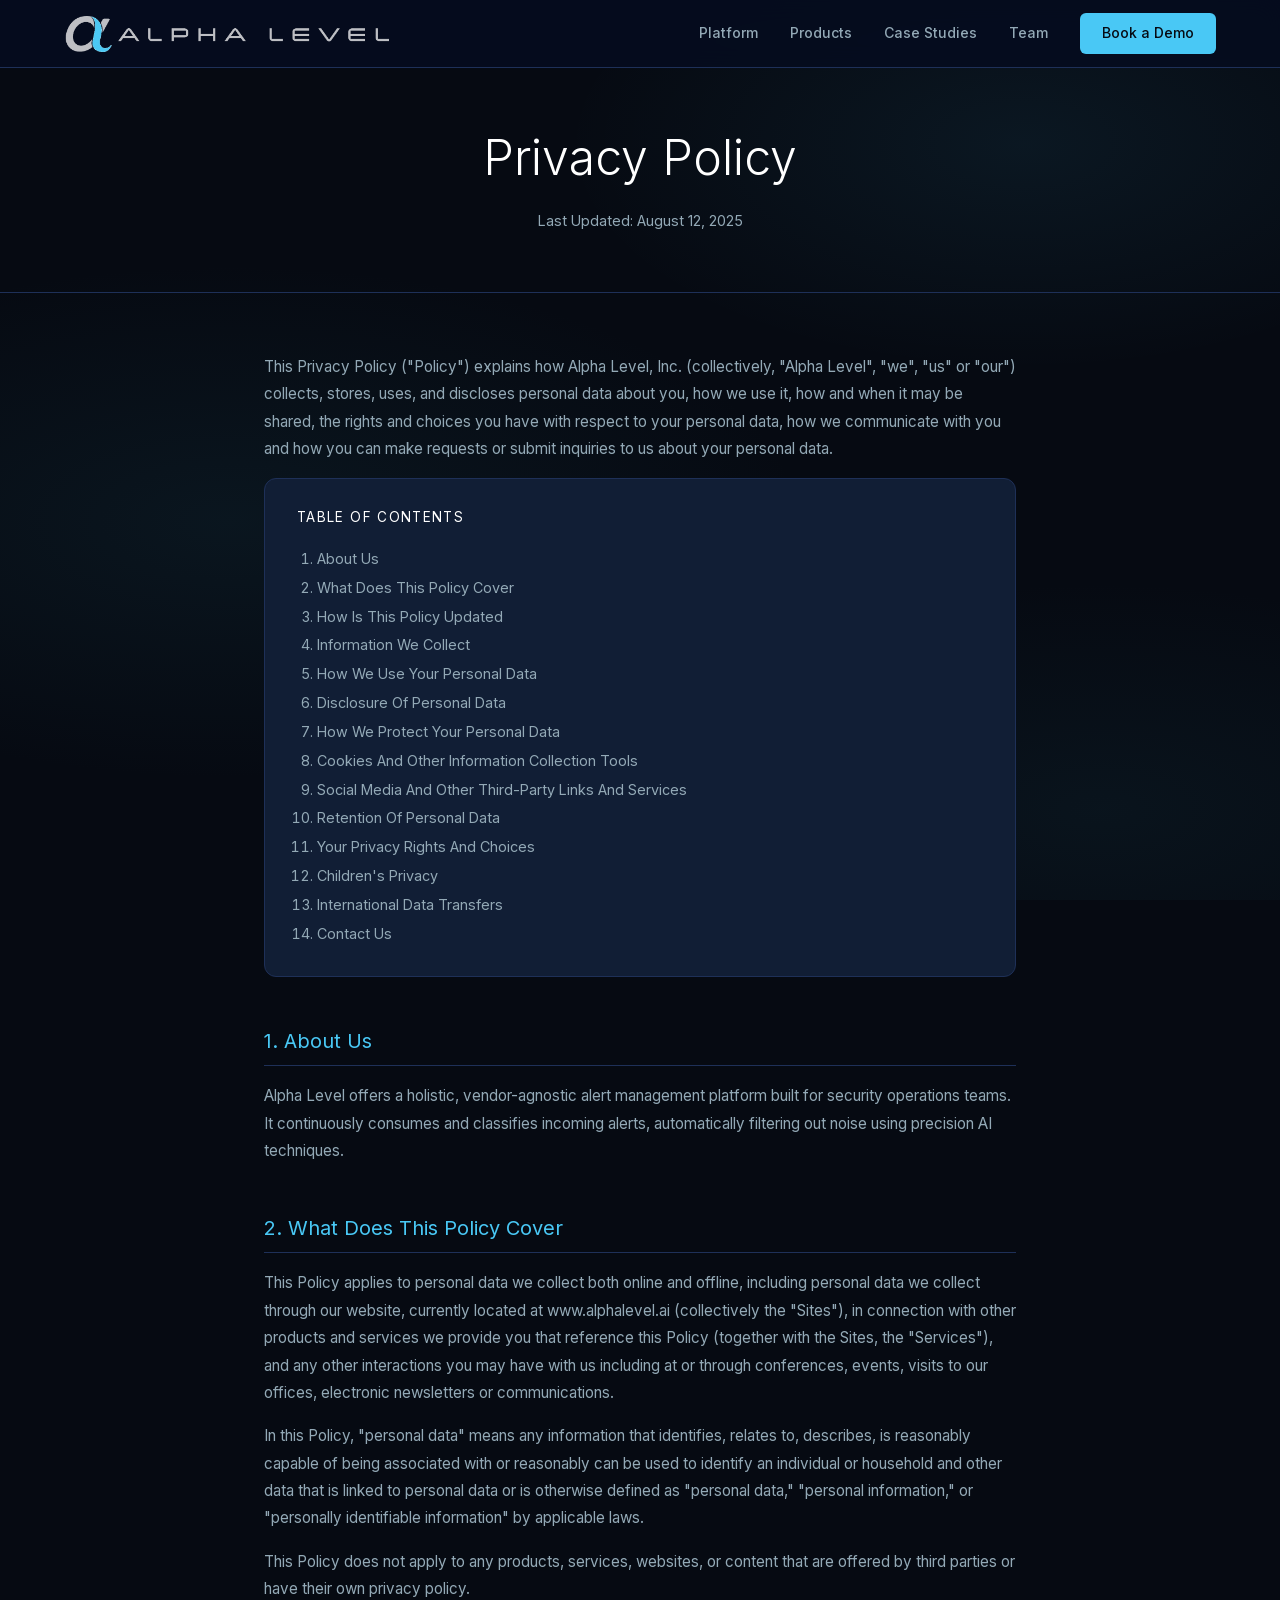
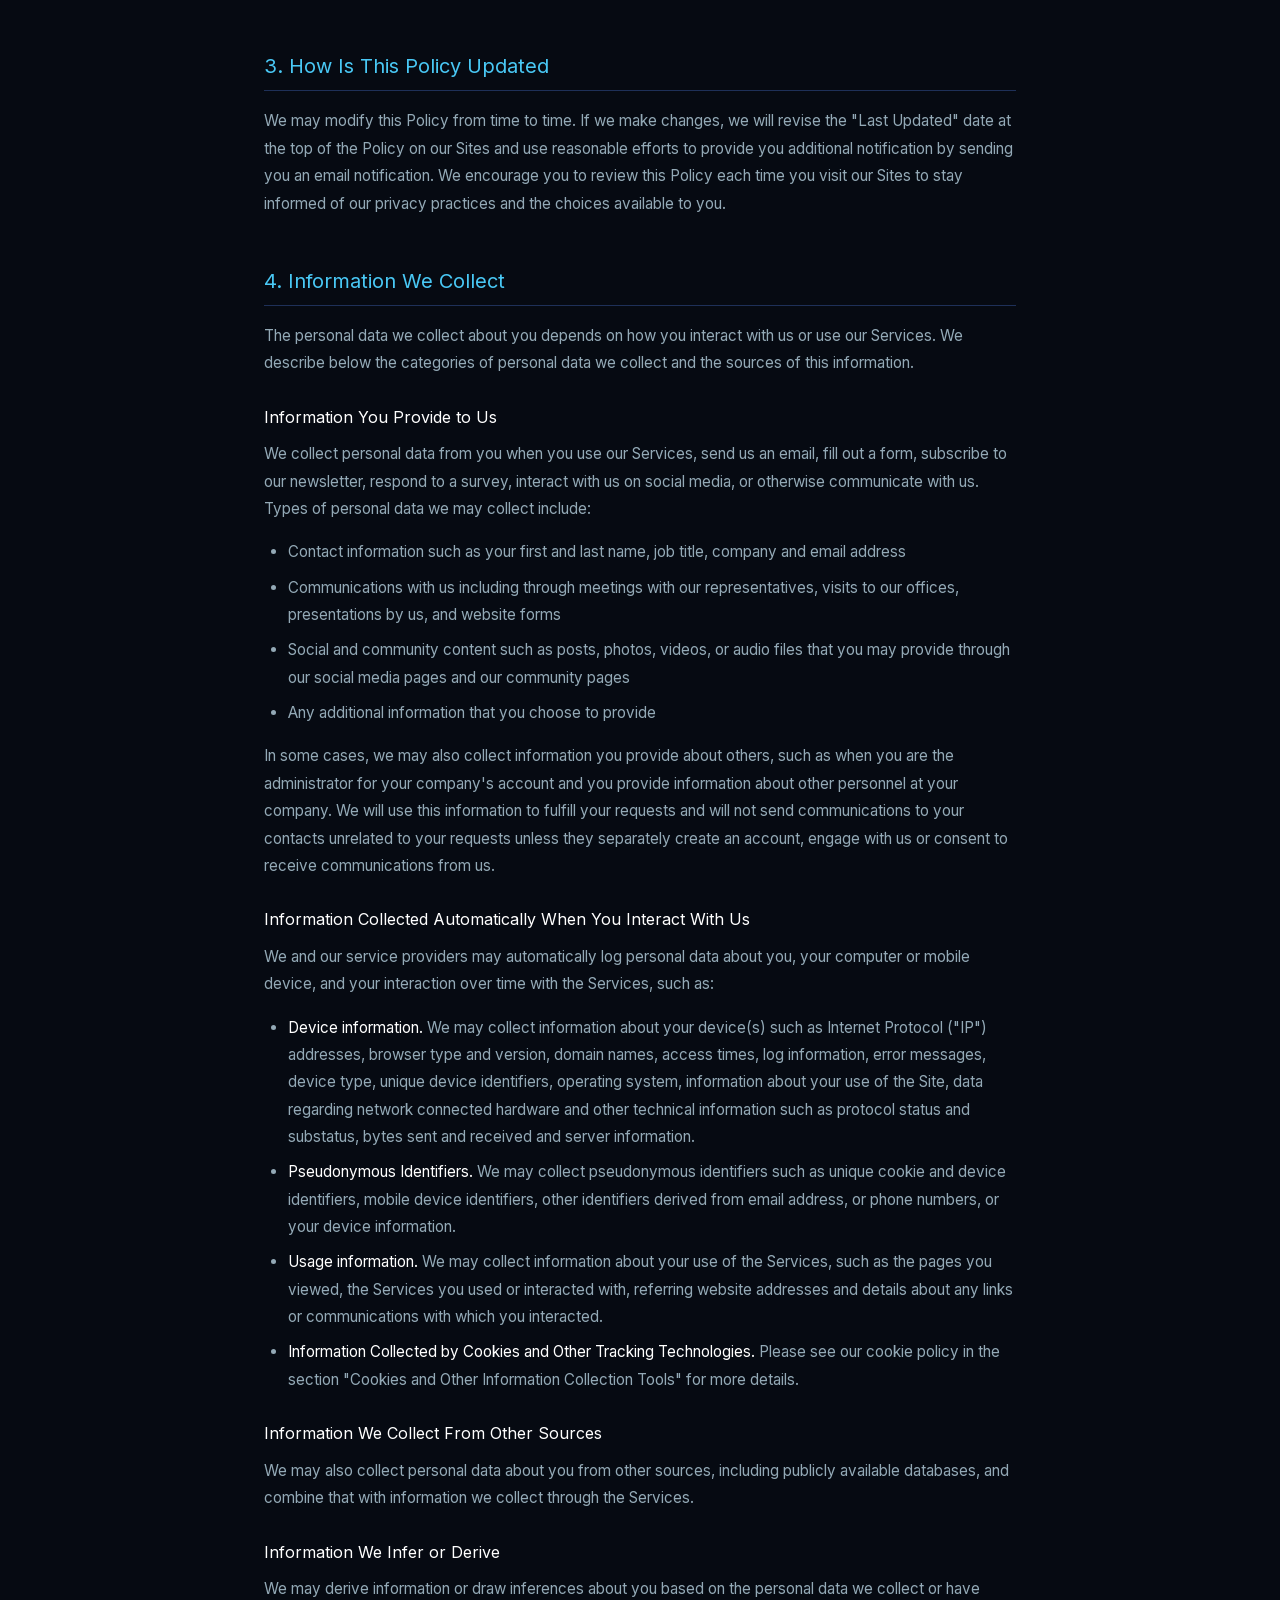
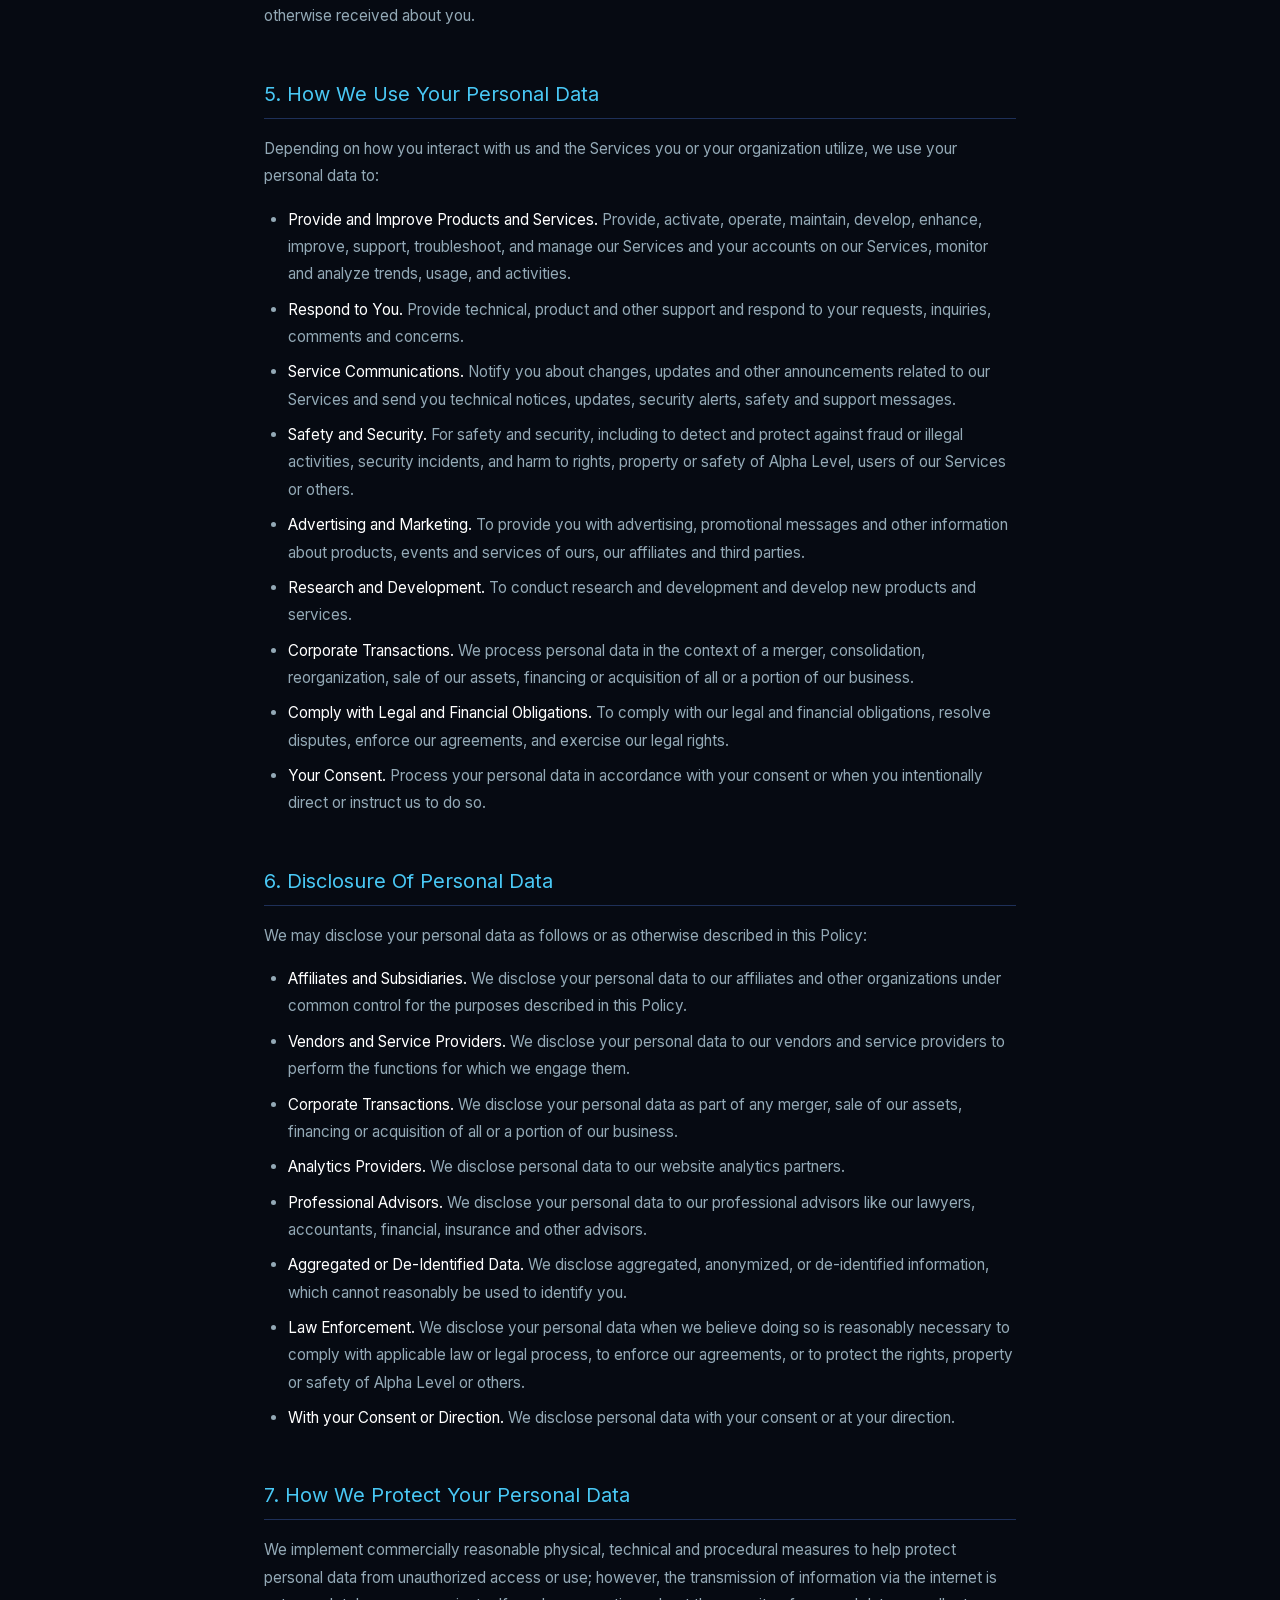
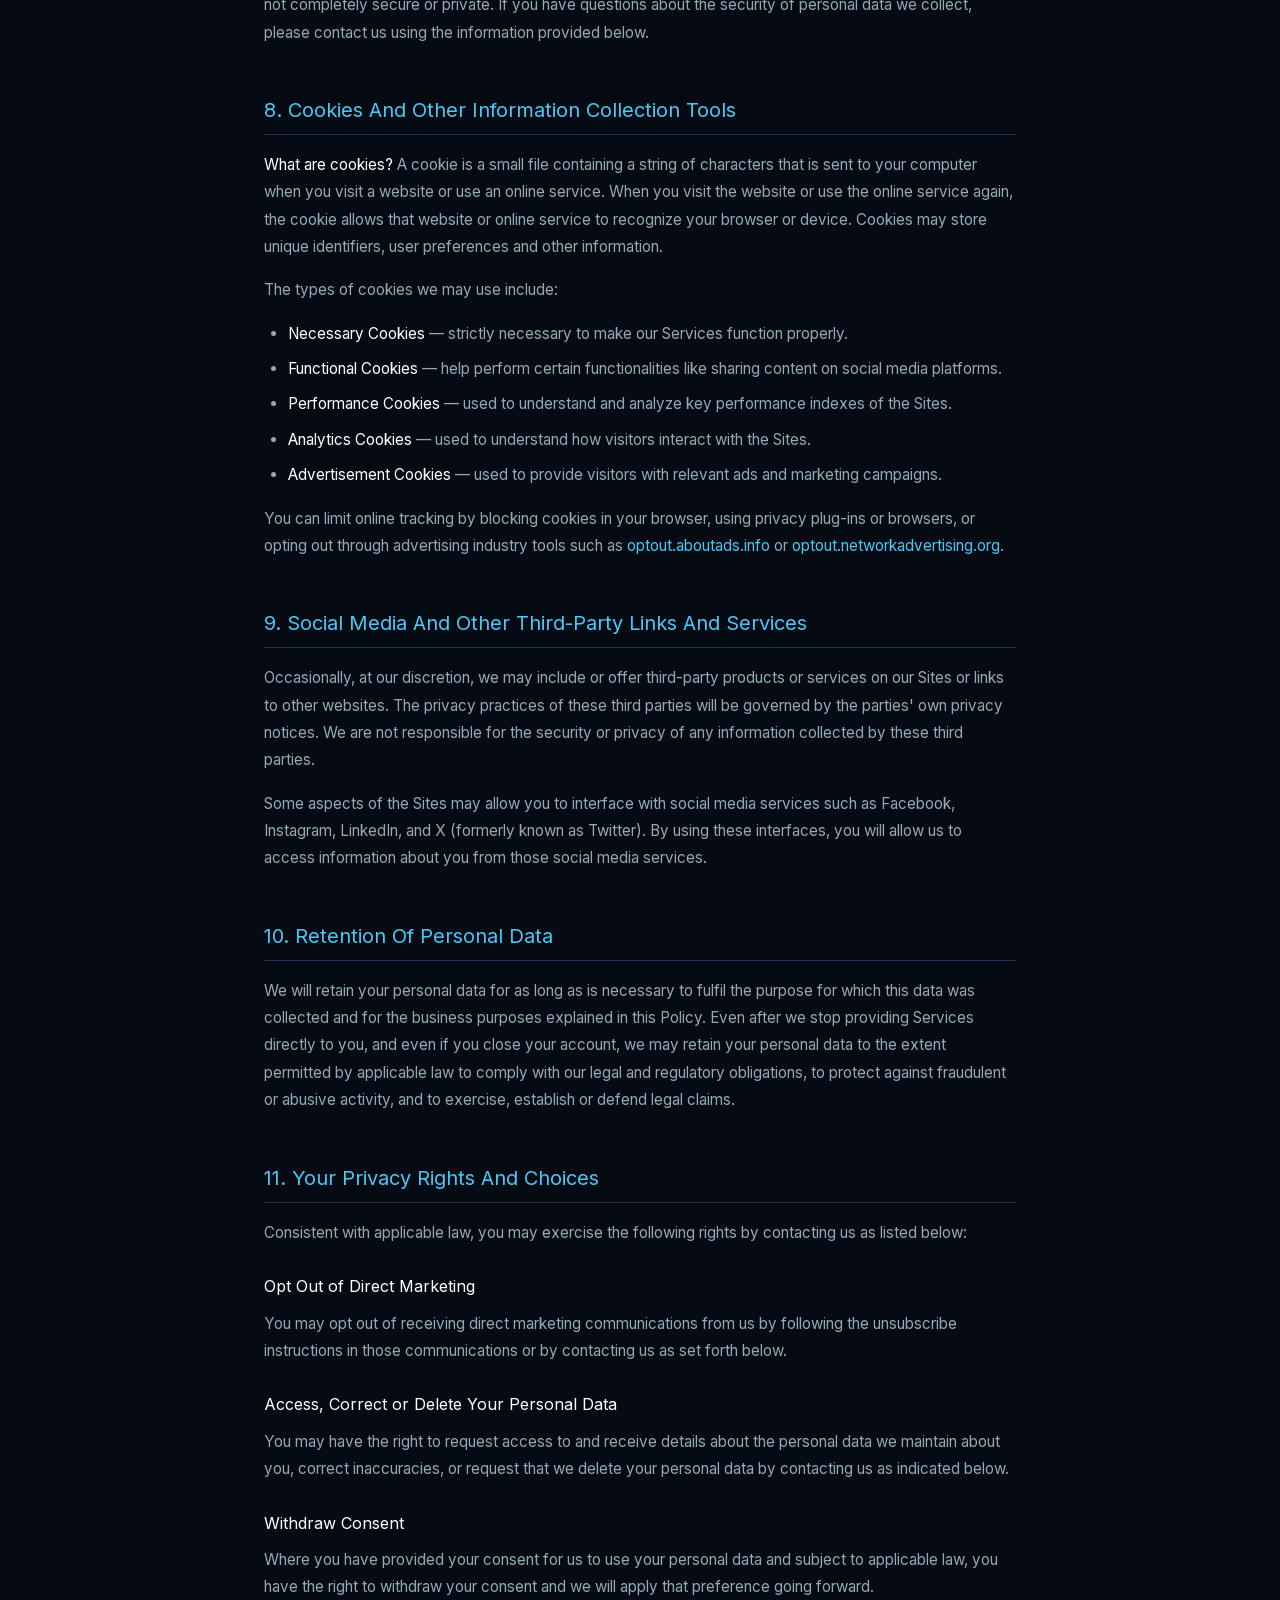
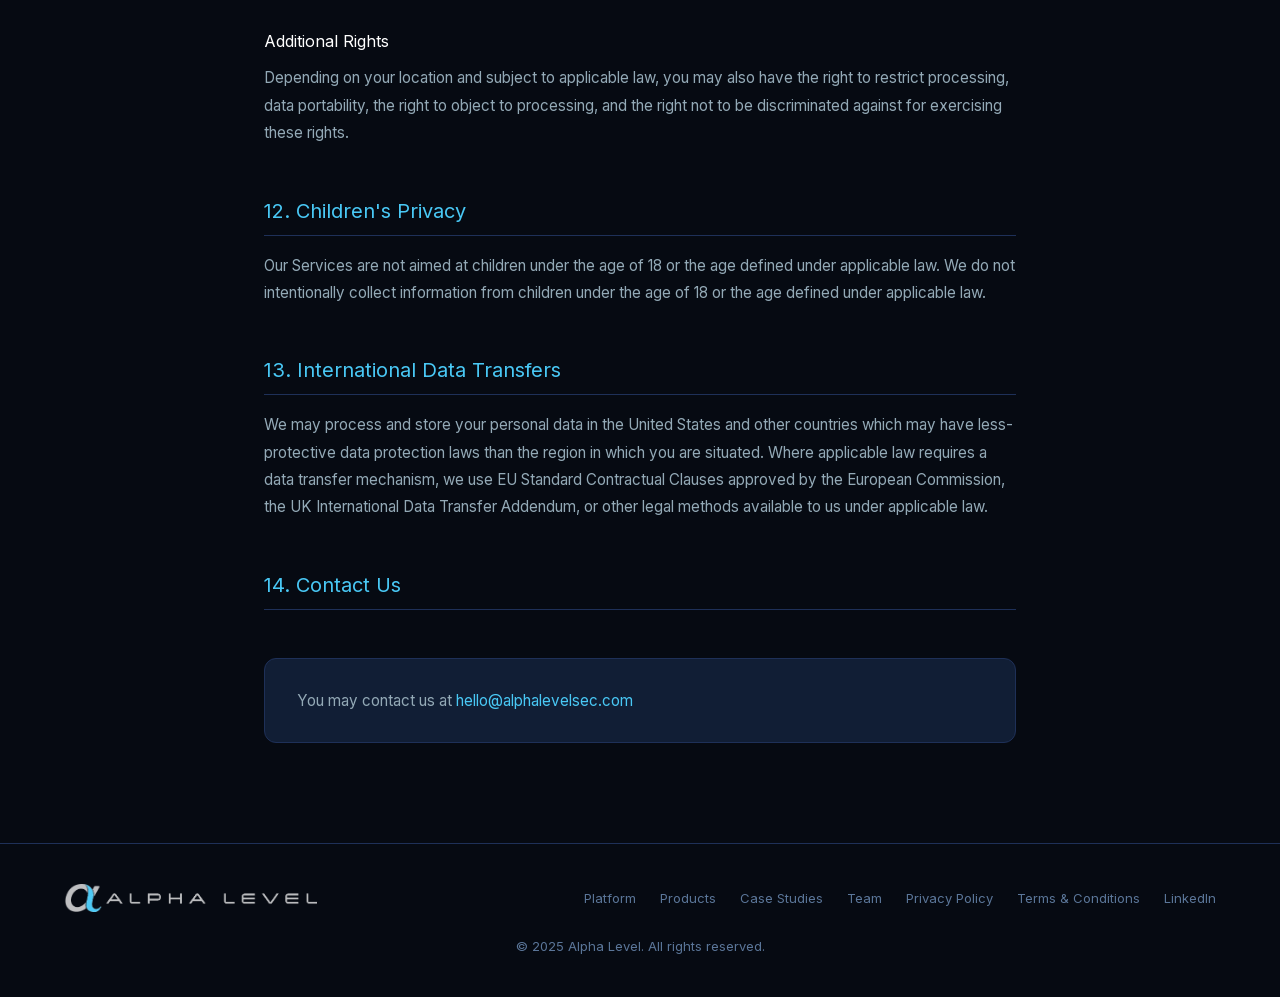
<file: privacy-policy.html>
<!DOCTYPE html>
<html lang="en">
<head>
  <meta charset="UTF-8">
  <meta name="viewport" content="width=device-width, initial-scale=1.0">
  <title>Privacy Policy | Alpha Level</title>
  <link rel="stylesheet" href="style.css">
  <style>
    .privacy-hero {
      padding: 120px 24px 60px;
      text-align: center;
      border-bottom: 1px solid var(--navy-border);
    }
    .privacy-hero h1 {
      font-size: clamp(2rem, 5vw, 3rem);
      font-weight: 300;
      color: var(--white);
      margin-bottom: 12px;
    }
    .privacy-hero .updated {
      color: var(--text-muted);
      font-size: 0.9rem;
    }
    .privacy-content {
      max-width: 800px;
      margin: 0 auto;
      padding: 60px 24px 100px;
    }
    .privacy-content h2 {
      font-size: 1.25rem;
      font-weight: 400;
      color: var(--cyan);
      margin: 48px 0 16px;
      padding-bottom: 8px;
      border-bottom: 1px solid var(--navy-border);
    }
    .privacy-content h3 {
      font-size: 1rem;
      font-weight: 400;
      color: var(--white);
      margin: 28px 0 10px;
    }
    .privacy-content p {
      color: var(--text-muted);
      line-height: 1.8;
      margin-bottom: 16px;
      font-size: 0.95rem;
    }
    .privacy-content ul {
      color: var(--text-muted);
      line-height: 1.8;
      margin: 0 0 16px 0;
      padding-left: 24px;
      font-size: 0.95rem;
    }
    .privacy-content ul li {
      margin-bottom: 8px;
    }
    .privacy-content a {
      color: var(--cyan);
      text-decoration: none;
    }
    .privacy-content a:hover {
      text-decoration: underline;
    }
    .toc {
      background: var(--navy-card);
      border: 1px solid var(--navy-border);
      border-radius: 12px;
      padding: 28px 32px;
      margin-bottom: 48px;
    }
    .toc h3 {
      color: var(--white);
      font-size: 0.85rem;
      font-weight: 400;
      letter-spacing: 0.1em;
      text-transform: uppercase;
      margin: 0 0 16px;
    }
    .toc ol {
      color: var(--text-muted);
      font-size: 0.9rem;
      line-height: 2;
      padding-left: 20px;
      margin: 0;
    }
    .toc ol li a {
      color: var(--text-muted);
      text-decoration: none;
    }
    .toc ol li a:hover {
      color: var(--cyan);
    }
    .contact-card {
      background: var(--navy-card);
      border: 1px solid var(--navy-border);
      border-radius: 12px;
      padding: 28px 32px;
      margin-top: 48px;
    }
    .contact-card p {
      margin: 0;
    }
    .contact-card a {
      color: var(--cyan);
    }
  </style>
</head>
<body>

<nav>
  <a href="index.html" class="nav-logo">
    <img src="[data-uri]" alt="Alpha Level" style="height:36px; width:auto; display:block;">
  </a>
  <div class="nav-links">
    <a href="index.html#platform">Platform</a>
    <a href="index.html#products">Products</a>
    <a href="index.html#case-studies">Case Studies</a>
    <a href="index.html#team">Team</a>
    <a href="book-demo.html" class="nav-cta">Book a Demo</a>
  </div>
</nav>

<div class="privacy-hero">
  <h1>Privacy Policy</h1>
  <p class="updated">Last Updated: August 12, 2025</p>
</div>

<div class="privacy-content">

  <p>This Privacy Policy ("Policy") explains how Alpha Level, Inc. (collectively, "Alpha Level", "we", "us" or "our") collects, stores, uses, and discloses personal data about you, how we use it, how and when it may be shared, the rights and choices you have with respect to your personal data, how we communicate with you and how you can make requests or submit inquiries to us about your personal data.</p>

  <div class="toc">
    <h3>Table of Contents</h3>
    <ol>
      <li><a href="#about">About Us</a></li>
      <li><a href="#coverage">What Does This Policy Cover</a></li>
      <li><a href="#updates">How Is This Policy Updated</a></li>
      <li><a href="#collection">Information We Collect</a></li>
      <li><a href="#use">How We Use Your Personal Data</a></li>
      <li><a href="#disclosure">Disclosure Of Personal Data</a></li>
      <li><a href="#protection">How We Protect Your Personal Data</a></li>
      <li><a href="#cookies">Cookies And Other Information Collection Tools</a></li>
      <li><a href="#thirdparty">Social Media And Other Third-Party Links And Services</a></li>
      <li><a href="#retention">Retention Of Personal Data</a></li>
      <li><a href="#rights">Your Privacy Rights And Choices</a></li>
      <li><a href="#children">Children's Privacy</a></li>
      <li><a href="#international">International Data Transfers</a></li>
      <li><a href="#contact">Contact Us</a></li>
    </ol>
  </div>

  <h2 id="about">1. About Us</h2>
  <p>Alpha Level offers a holistic, vendor-agnostic alert management platform built for security operations teams. It continuously consumes and classifies incoming alerts, automatically filtering out noise using precision AI techniques.</p>

  <h2 id="coverage">2. What Does This Policy Cover</h2>
  <p>This Policy applies to personal data we collect both online and offline, including personal data we collect through our website, currently located at www.alphalevel.ai (collectively the "Sites"), in connection with other products and services we provide you that reference this Policy (together with the Sites, the "Services"), and any other interactions you may have with us including at or through conferences, events, visits to our offices, electronic newsletters or communications.</p>
  <p>In this Policy, "personal data" means any information that identifies, relates to, describes, is reasonably capable of being associated with or reasonably can be used to identify an individual or household and other data that is linked to personal data or is otherwise defined as "personal data," "personal information," or "personally identifiable information" by applicable laws.</p>
  <p>This Policy does not apply to any products, services, websites, or content that are offered by third parties or have their own privacy policy.</p>

  <h2 id="updates">3. How Is This Policy Updated</h2>
  <p>We may modify this Policy from time to time. If we make changes, we will revise the "Last Updated" date at the top of the Policy on our Sites and use reasonable efforts to provide you additional notification by sending you an email notification. We encourage you to review this Policy each time you visit our Sites to stay informed of our privacy practices and the choices available to you.</p>

  <h2 id="collection">4. Information We Collect</h2>
  <p>The personal data we collect about you depends on how you interact with us or use our Services. We describe below the categories of personal data we collect and the sources of this information.</p>

  <h3>Information You Provide to Us</h3>
  <p>We collect personal data from you when you use our Services, send us an email, fill out a form, subscribe to our newsletter, respond to a survey, interact with us on social media, or otherwise communicate with us. Types of personal data we may collect include:</p>
  <ul>
    <li>Contact information such as your first and last name, job title, company and email address</li>
    <li>Communications with us including through meetings with our representatives, visits to our offices, presentations by us, and website forms</li>
    <li>Social and community content such as posts, photos, videos, or audio files that you may provide through our social media pages and our community pages</li>
    <li>Any additional information that you choose to provide</li>
  </ul>
  <p>In some cases, we may also collect information you provide about others, such as when you are the administrator for your company's account and you provide information about other personnel at your company. We will use this information to fulfill your requests and will not send communications to your contacts unrelated to your requests unless they separately create an account, engage with us or consent to receive communications from us.</p>

  <h3>Information Collected Automatically When You Interact With Us</h3>
  <p>We and our service providers may automatically log personal data about you, your computer or mobile device, and your interaction over time with the Services, such as:</p>
  <ul>
    <li><strong style="color:var(--white);font-weight:400;">Device information.</strong> We may collect information about your device(s) such as Internet Protocol ("IP") addresses, browser type and version, domain names, access times, log information, error messages, device type, unique device identifiers, operating system, information about your use of the Site, data regarding network connected hardware and other technical information such as protocol status and substatus, bytes sent and received and server information.</li>
    <li><strong style="color:var(--white);font-weight:400;">Pseudonymous Identifiers.</strong> We may collect pseudonymous identifiers such as unique cookie and device identifiers, mobile device identifiers, other identifiers derived from email address, or phone numbers, or your device information.</li>
    <li><strong style="color:var(--white);font-weight:400;">Usage information.</strong> We may collect information about your use of the Services, such as the pages you viewed, the Services you used or interacted with, referring website addresses and details about any links or communications with which you interacted.</li>
    <li><strong style="color:var(--white);font-weight:400;">Information Collected by Cookies and Other Tracking Technologies.</strong> Please see our cookie policy in the section "Cookies and Other Information Collection Tools" for more details.</li>
  </ul>

  <h3>Information We Collect From Other Sources</h3>
  <p>We may also collect personal data about you from other sources, including publicly available databases, and combine that with information we collect through the Services.</p>

  <h3>Information We Infer or Derive</h3>
  <p>We may derive information or draw inferences about you based on the personal data we collect or have otherwise received about you.</p>

  <h2 id="use">5. How We Use Your Personal Data</h2>
  <p>Depending on how you interact with us and the Services you or your organization utilize, we use your personal data to:</p>
  <ul>
    <li><strong style="color:var(--white);font-weight:400;">Provide and Improve Products and Services.</strong> Provide, activate, operate, maintain, develop, enhance, improve, support, troubleshoot, and manage our Services and your accounts on our Services, monitor and analyze trends, usage, and activities.</li>
    <li><strong style="color:var(--white);font-weight:400;">Respond to You.</strong> Provide technical, product and other support and respond to your requests, inquiries, comments and concerns.</li>
    <li><strong style="color:var(--white);font-weight:400;">Service Communications.</strong> Notify you about changes, updates and other announcements related to our Services and send you technical notices, updates, security alerts, safety and support messages.</li>
    <li><strong style="color:var(--white);font-weight:400;">Safety and Security.</strong> For safety and security, including to detect and protect against fraud or illegal activities, security incidents, and harm to rights, property or safety of Alpha Level, users of our Services or others.</li>
    <li><strong style="color:var(--white);font-weight:400;">Advertising and Marketing.</strong> To provide you with advertising, promotional messages and other information about products, events and services of ours, our affiliates and third parties.</li>
    <li><strong style="color:var(--white);font-weight:400;">Research and Development.</strong> To conduct research and development and develop new products and services.</li>
    <li><strong style="color:var(--white);font-weight:400;">Corporate Transactions.</strong> We process personal data in the context of a merger, consolidation, reorganization, sale of our assets, financing or acquisition of all or a portion of our business.</li>
    <li><strong style="color:var(--white);font-weight:400;">Comply with Legal and Financial Obligations.</strong> To comply with our legal and financial obligations, resolve disputes, enforce our agreements, and exercise our legal rights.</li>
    <li><strong style="color:var(--white);font-weight:400;">Your Consent.</strong> Process your personal data in accordance with your consent or when you intentionally direct or instruct us to do so.</li>
  </ul>

  <h2 id="disclosure">6. Disclosure Of Personal Data</h2>
  <p>We may disclose your personal data as follows or as otherwise described in this Policy:</p>
  <ul>
    <li><strong style="color:var(--white);font-weight:400;">Affiliates and Subsidiaries.</strong> We disclose your personal data to our affiliates and other organizations under common control for the purposes described in this Policy.</li>
    <li><strong style="color:var(--white);font-weight:400;">Vendors and Service Providers.</strong> We disclose your personal data to our vendors and service providers to perform the functions for which we engage them.</li>
    <li><strong style="color:var(--white);font-weight:400;">Corporate Transactions.</strong> We disclose your personal data as part of any merger, sale of our assets, financing or acquisition of all or a portion of our business.</li>
    <li><strong style="color:var(--white);font-weight:400;">Analytics Providers.</strong> We disclose personal data to our website analytics partners.</li>
    <li><strong style="color:var(--white);font-weight:400;">Professional Advisors.</strong> We disclose your personal data to our professional advisors like our lawyers, accountants, financial, insurance and other advisors.</li>
    <li><strong style="color:var(--white);font-weight:400;">Aggregated or De-Identified Data.</strong> We disclose aggregated, anonymized, or de-identified information, which cannot reasonably be used to identify you.</li>
    <li><strong style="color:var(--white);font-weight:400;">Law Enforcement.</strong> We disclose your personal data when we believe doing so is reasonably necessary to comply with applicable law or legal process, to enforce our agreements, or to protect the rights, property or safety of Alpha Level or others.</li>
    <li><strong style="color:var(--white);font-weight:400;">With your Consent or Direction.</strong> We disclose personal data with your consent or at your direction.</li>
  </ul>

  <h2 id="protection">7. How We Protect Your Personal Data</h2>
  <p>We implement commercially reasonable physical, technical and procedural measures to help protect personal data from unauthorized access or use; however, the transmission of information via the internet is not completely secure or private. If you have questions about the security of personal data we collect, please contact us using the information provided below.</p>

  <h2 id="cookies">8. Cookies And Other Information Collection Tools</h2>
  <p><strong style="color:var(--white);font-weight:400;">What are cookies?</strong> A cookie is a small file containing a string of characters that is sent to your computer when you visit a website or use an online service. When you visit the website or use the online service again, the cookie allows that website or online service to recognize your browser or device. Cookies may store unique identifiers, user preferences and other information.</p>
  <p>The types of cookies we may use include:</p>
  <ul>
    <li><strong style="color:var(--white);font-weight:400;">Necessary Cookies</strong> — strictly necessary to make our Services function properly.</li>
    <li><strong style="color:var(--white);font-weight:400;">Functional Cookies</strong> — help perform certain functionalities like sharing content on social media platforms.</li>
    <li><strong style="color:var(--white);font-weight:400;">Performance Cookies</strong> — used to understand and analyze key performance indexes of the Sites.</li>
    <li><strong style="color:var(--white);font-weight:400;">Analytics Cookies</strong> — used to understand how visitors interact with the Sites.</li>
    <li><strong style="color:var(--white);font-weight:400;">Advertisement Cookies</strong> — used to provide visitors with relevant ads and marketing campaigns.</li>
  </ul>
  <p>You can limit online tracking by blocking cookies in your browser, using privacy plug-ins or browsers, or opting out through advertising industry tools such as <a href="https://optout.aboutads.info/" target="_blank">optout.aboutads.info</a> or <a href="https://optout.networkadvertising.org/" target="_blank">optout.networkadvertising.org</a>.</p>

  <h2 id="thirdparty">9. Social Media And Other Third-Party Links And Services</h2>
  <p>Occasionally, at our discretion, we may include or offer third-party products or services on our Sites or links to other websites. The privacy practices of these third parties will be governed by the parties' own privacy notices. We are not responsible for the security or privacy of any information collected by these third parties.</p>
  <p>Some aspects of the Sites may allow you to interface with social media services such as Facebook, Instagram, LinkedIn, and X (formerly known as Twitter). By using these interfaces, you will allow us to access information about you from those social media services.</p>

  <h2 id="retention">10. Retention Of Personal Data</h2>
  <p>We will retain your personal data for as long as is necessary to fulfil the purpose for which this data was collected and for the business purposes explained in this Policy. Even after we stop providing Services directly to you, and even if you close your account, we may retain your personal data to the extent permitted by applicable law to comply with our legal and regulatory obligations, to protect against fraudulent or abusive activity, and to exercise, establish or defend legal claims.</p>

  <h2 id="rights">11. Your Privacy Rights And Choices</h2>
  <p>Consistent with applicable law, you may exercise the following rights by contacting us as listed below:</p>

  <h3>Opt Out of Direct Marketing</h3>
  <p>You may opt out of receiving direct marketing communications from us by following the unsubscribe instructions in those communications or by contacting us as set forth below.</p>

  <h3>Access, Correct or Delete Your Personal Data</h3>
  <p>You may have the right to request access to and receive details about the personal data we maintain about you, correct inaccuracies, or request that we delete your personal data by contacting us as indicated below.</p>

  <h3>Withdraw Consent</h3>
  <p>Where you have provided your consent for us to use your personal data and subject to applicable law, you have the right to withdraw your consent and we will apply that preference going forward.</p>

  <h3>Additional Rights</h3>
  <p>Depending on your location and subject to applicable law, you may also have the right to restrict processing, data portability, the right to object to processing, and the right not to be discriminated against for exercising these rights.</p>

  <h2 id="children">12. Children's Privacy</h2>
  <p>Our Services are not aimed at children under the age of 18 or the age defined under applicable law. We do not intentionally collect information from children under the age of 18 or the age defined under applicable law.</p>

  <h2 id="international">13. International Data Transfers</h2>
  <p>We may process and store your personal data in the United States and other countries which may have less-protective data protection laws than the region in which you are situated. Where applicable law requires a data transfer mechanism, we use EU Standard Contractual Clauses approved by the European Commission, the UK International Data Transfer Addendum, or other legal methods available to us under applicable law.</p>

  <h2 id="contact">14. Contact Us</h2>
  <div class="contact-card">
    <p>You may contact us at <a href="mailto:hello@alphalevelsec.com">hello@alphalevelsec.com</a></p>
  </div>

</div>

<footer>
  <a href="index.html" class="footer-logo">
    <img src="[data-uri]" alt="Alpha Level" style="height:28px; width:auto; display:block;">
  </a>
  <div class="footer-links">
    <a href="index.html#platform">Platform</a>
    <a href="index.html#products">Products</a>
    <a href="index.html#case-studies">Case Studies</a>
    <a href="index.html#team">Team</a>
    <a href="privacy-policy.html">Privacy Policy</a>
    <a href="terms-conditions.html">Terms &amp; Conditions</a>
    <a href="https://www.linkedin.com/company/alpha-level-ai/posts/?feedView=all">LinkedIn</a>
  </div>
  <div class="footer-copy">© 2025 Alpha Level. All rights reserved.</div>
</footer>

</body>
</html>
</file>
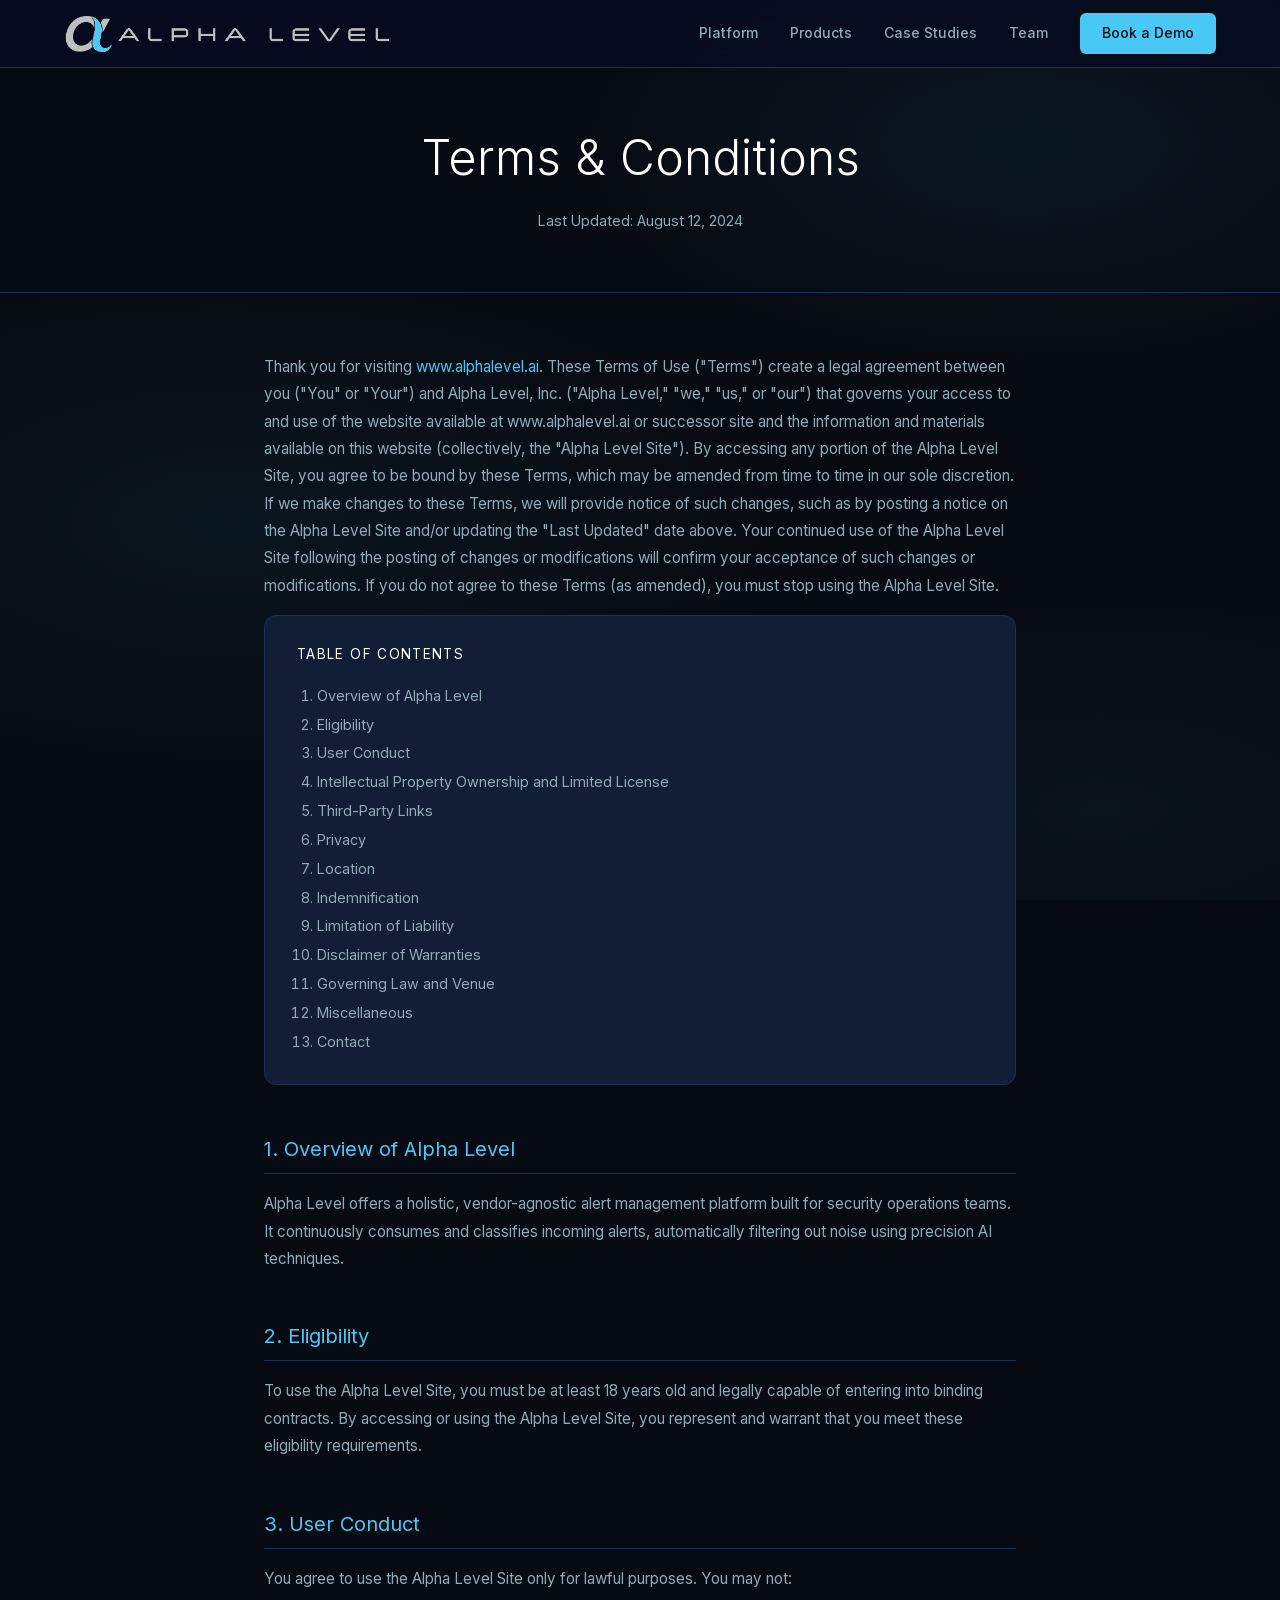
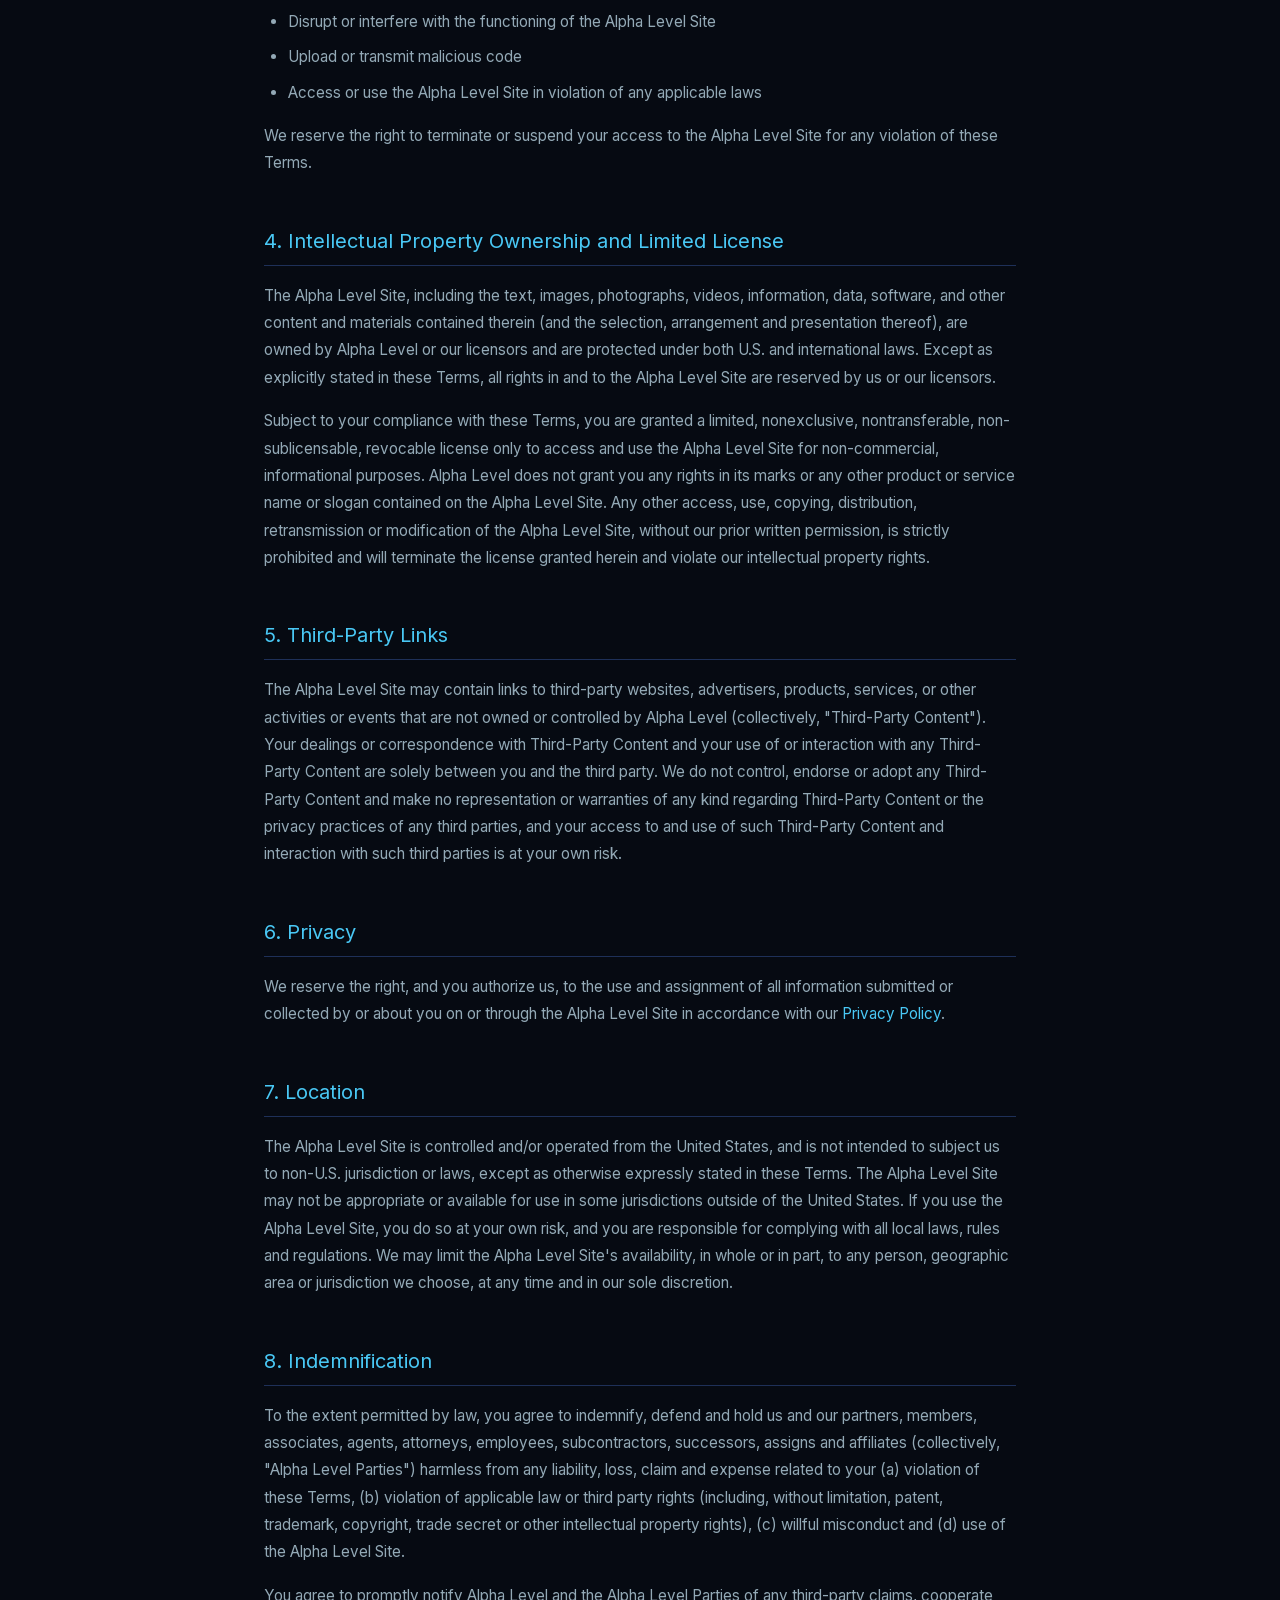
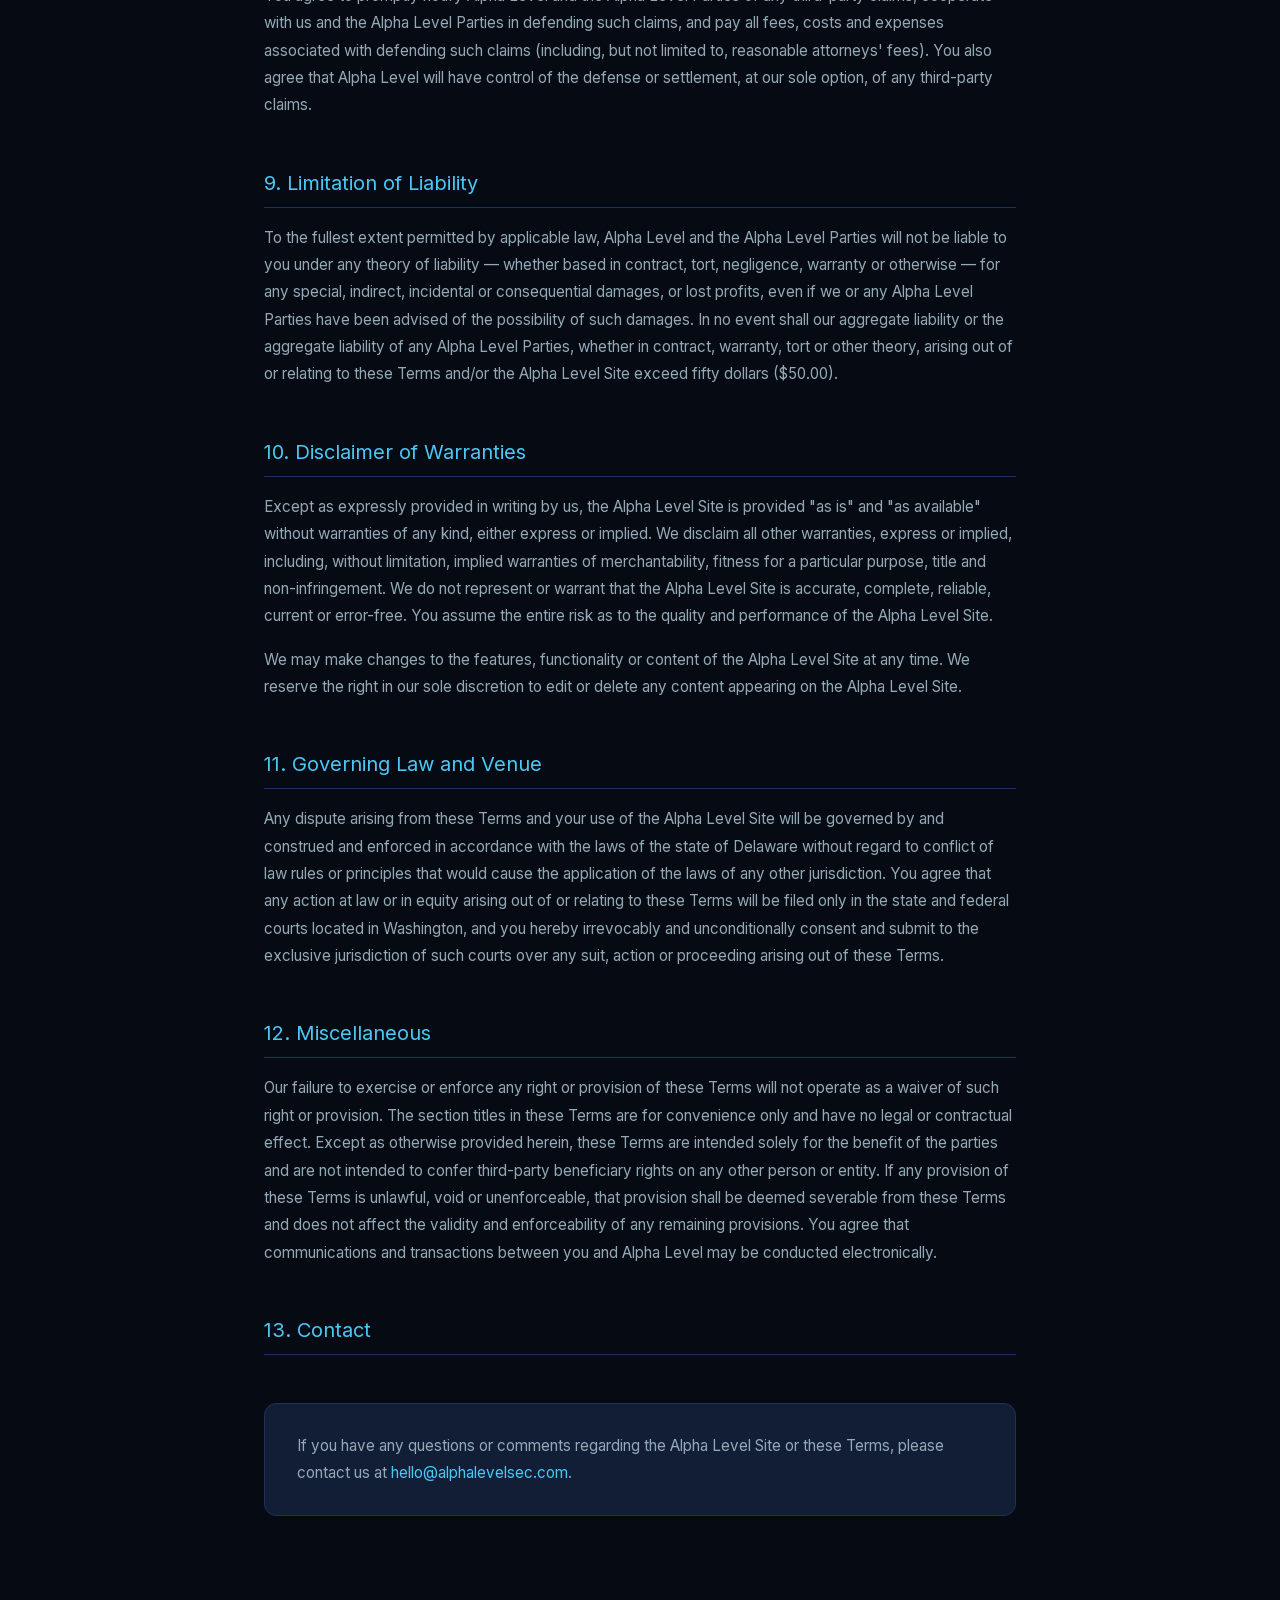
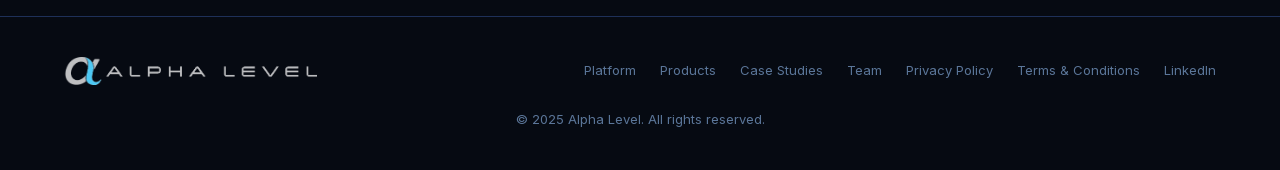
<file: terms-conditions.html>
<!DOCTYPE html>
<html lang="en">
<head>
  <meta charset="UTF-8">
  <meta name="viewport" content="width=device-width, initial-scale=1.0">
  <title>Terms & Conditions | Alpha Level</title>
  <link rel="stylesheet" href="style.css">
  <style>
    .privacy-hero {
      padding: 120px 24px 60px;
      text-align: center;
      border-bottom: 1px solid var(--navy-border);
    }
    .privacy-hero h1 {
      font-size: clamp(2rem, 5vw, 3rem);
      font-weight: 300;
      color: var(--white);
      margin-bottom: 12px;
    }
    .privacy-hero .updated {
      color: var(--text-muted);
      font-size: 0.9rem;
    }
    .privacy-content {
      max-width: 800px;
      margin: 0 auto;
      padding: 60px 24px 100px;
    }
    .privacy-content h2 {
      font-size: 1.25rem;
      font-weight: 400;
      color: var(--cyan);
      margin: 48px 0 16px;
      padding-bottom: 8px;
      border-bottom: 1px solid var(--navy-border);
    }
    .privacy-content p {
      color: var(--text-muted);
      line-height: 1.8;
      margin-bottom: 16px;
      font-size: 0.95rem;
    }
    .privacy-content ul {
      color: var(--text-muted);
      line-height: 1.8;
      margin: 0 0 16px 0;
      padding-left: 24px;
      font-size: 0.95rem;
    }
    .privacy-content ul li {
      margin-bottom: 8px;
    }
    .privacy-content a {
      color: var(--cyan);
      text-decoration: none;
    }
    .privacy-content a:hover {
      text-decoration: underline;
    }
    .toc {
      background: var(--navy-card);
      border: 1px solid var(--navy-border);
      border-radius: 12px;
      padding: 28px 32px;
      margin-bottom: 48px;
    }
    .toc h3 {
      color: var(--white);
      font-size: 0.85rem;
      font-weight: 400;
      letter-spacing: 0.1em;
      text-transform: uppercase;
      margin: 0 0 16px;
    }
    .toc ol {
      color: var(--text-muted);
      font-size: 0.9rem;
      line-height: 2;
      padding-left: 20px;
      margin: 0;
    }
    .toc ol li a {
      color: var(--text-muted);
      text-decoration: none;
    }
    .toc ol li a:hover {
      color: var(--cyan);
    }
    .contact-card {
      background: var(--navy-card);
      border: 1px solid var(--navy-border);
      border-radius: 12px;
      padding: 28px 32px;
      margin-top: 48px;
    }
    .contact-card p {
      margin: 0;
    }
    .contact-card a {
      color: var(--cyan);
    }
  </style>
</head>
<body>

<nav>
  <a href="index.html" class="nav-logo">
    <img src="[data-uri]" alt="Alpha Level" style="height:36px; width:auto; display:block;">
  </a>
  <div class="nav-links">
    <a href="index.html#platform">Platform</a>
    <a href="index.html#products">Products</a>
    <a href="index.html#case-studies">Case Studies</a>
    <a href="index.html#team">Team</a>
    <a href="mailto:hello@alphalevelsec.com" class="nav-cta">Book a Demo</a>
  </div>
</nav>

<div class="privacy-hero">
  <h1>Terms &amp; Conditions</h1>
  <p class="updated">Last Updated: August 12, 2024</p>
</div>

<div class="privacy-content">

  <p>Thank you for visiting <a href="index.html">www.alphalevel.ai</a>. These Terms of Use ("Terms") create a legal agreement between you ("You" or "Your") and Alpha Level, Inc. ("Alpha Level," "we," "us," or "our") that governs your access to and use of the website available at www.alphalevel.ai or successor site and the information and materials available on this website (collectively, the "Alpha Level Site"). By accessing any portion of the Alpha Level Site, you agree to be bound by these Terms, which may be amended from time to time in our sole discretion. If we make changes to these Terms, we will provide notice of such changes, such as by posting a notice on the Alpha Level Site and/or updating the "Last Updated" date above. Your continued use of the Alpha Level Site following the posting of changes or modifications will confirm your acceptance of such changes or modifications. If you do not agree to these Terms (as amended), you must stop using the Alpha Level Site.</p>

  <div class="toc">
    <h3>Table of Contents</h3>
    <ol>
      <li><a href="#overview">Overview of Alpha Level</a></li>
      <li><a href="#eligibility">Eligibility</a></li>
      <li><a href="#conduct">User Conduct</a></li>
      <li><a href="#ip">Intellectual Property Ownership and Limited License</a></li>
      <li><a href="#thirdparty">Third-Party Links</a></li>
      <li><a href="#privacy">Privacy</a></li>
      <li><a href="#location">Location</a></li>
      <li><a href="#indemnification">Indemnification</a></li>
      <li><a href="#liability">Limitation of Liability</a></li>
      <li><a href="#warranties">Disclaimer of Warranties</a></li>
      <li><a href="#governing">Governing Law and Venue</a></li>
      <li><a href="#misc">Miscellaneous</a></li>
      <li><a href="#contact">Contact</a></li>
    </ol>
  </div>

  <h2 id="overview">1. Overview of Alpha Level</h2>
  <p>Alpha Level offers a holistic, vendor-agnostic alert management platform built for security operations teams. It continuously consumes and classifies incoming alerts, automatically filtering out noise using precision AI techniques.</p>

  <h2 id="eligibility">2. Eligibility</h2>
  <p>To use the Alpha Level Site, you must be at least 18 years old and legally capable of entering into binding contracts. By accessing or using the Alpha Level Site, you represent and warrant that you meet these eligibility requirements.</p>

  <h2 id="conduct">3. User Conduct</h2>
  <p>You agree to use the Alpha Level Site only for lawful purposes. You may not:</p>
  <ul>
    <li>Disrupt or interfere with the functioning of the Alpha Level Site</li>
    <li>Upload or transmit malicious code</li>
    <li>Access or use the Alpha Level Site in violation of any applicable laws</li>
  </ul>
  <p>We reserve the right to terminate or suspend your access to the Alpha Level Site for any violation of these Terms.</p>

  <h2 id="ip">4. Intellectual Property Ownership and Limited License</h2>
  <p>The Alpha Level Site, including the text, images, photographs, videos, information, data, software, and other content and materials contained therein (and the selection, arrangement and presentation thereof), are owned by Alpha Level or our licensors and are protected under both U.S. and international laws. Except as explicitly stated in these Terms, all rights in and to the Alpha Level Site are reserved by us or our licensors.</p>
  <p>Subject to your compliance with these Terms, you are granted a limited, nonexclusive, nontransferable, non-sublicensable, revocable license only to access and use the Alpha Level Site for non-commercial, informational purposes. Alpha Level does not grant you any rights in its marks or any other product or service name or slogan contained on the Alpha Level Site. Any other access, use, copying, distribution, retransmission or modification of the Alpha Level Site, without our prior written permission, is strictly prohibited and will terminate the license granted herein and violate our intellectual property rights.</p>

  <h2 id="thirdparty">5. Third-Party Links</h2>
  <p>The Alpha Level Site may contain links to third-party websites, advertisers, products, services, or other activities or events that are not owned or controlled by Alpha Level (collectively, "Third-Party Content"). Your dealings or correspondence with Third-Party Content and your use of or interaction with any Third-Party Content are solely between you and the third party. We do not control, endorse or adopt any Third-Party Content and make no representation or warranties of any kind regarding Third-Party Content or the privacy practices of any third parties, and your access to and use of such Third-Party Content and interaction with such third parties is at your own risk.</p>

  <h2 id="privacy">6. Privacy</h2>
  <p>We reserve the right, and you authorize us, to the use and assignment of all information submitted or collected by or about you on or through the Alpha Level Site in accordance with our <a href="privacy-policy.html">Privacy Policy</a>.</p>

  <h2 id="location">7. Location</h2>
  <p>The Alpha Level Site is controlled and/or operated from the United States, and is not intended to subject us to non-U.S. jurisdiction or laws, except as otherwise expressly stated in these Terms. The Alpha Level Site may not be appropriate or available for use in some jurisdictions outside of the United States. If you use the Alpha Level Site, you do so at your own risk, and you are responsible for complying with all local laws, rules and regulations. We may limit the Alpha Level Site's availability, in whole or in part, to any person, geographic area or jurisdiction we choose, at any time and in our sole discretion.</p>

  <h2 id="indemnification">8. Indemnification</h2>
  <p>To the extent permitted by law, you agree to indemnify, defend and hold us and our partners, members, associates, agents, attorneys, employees, subcontractors, successors, assigns and affiliates (collectively, "Alpha Level Parties") harmless from any liability, loss, claim and expense related to your (a) violation of these Terms, (b) violation of applicable law or third party rights (including, without limitation, patent, trademark, copyright, trade secret or other intellectual property rights), (c) willful misconduct and (d) use of the Alpha Level Site.</p>
  <p>You agree to promptly notify Alpha Level and the Alpha Level Parties of any third-party claims, cooperate with us and the Alpha Level Parties in defending such claims, and pay all fees, costs and expenses associated with defending such claims (including, but not limited to, reasonable attorneys' fees). You also agree that Alpha Level will have control of the defense or settlement, at our sole option, of any third-party claims.</p>

  <h2 id="liability">9. Limitation of Liability</h2>
  <p>To the fullest extent permitted by applicable law, Alpha Level and the Alpha Level Parties will not be liable to you under any theory of liability — whether based in contract, tort, negligence, warranty or otherwise — for any special, indirect, incidental or consequential damages, or lost profits, even if we or any Alpha Level Parties have been advised of the possibility of such damages. In no event shall our aggregate liability or the aggregate liability of any Alpha Level Parties, whether in contract, warranty, tort or other theory, arising out of or relating to these Terms and/or the Alpha Level Site exceed fifty dollars ($50.00).</p>

  <h2 id="warranties">10. Disclaimer of Warranties</h2>
  <p>Except as expressly provided in writing by us, the Alpha Level Site is provided "as is" and "as available" without warranties of any kind, either express or implied. We disclaim all other warranties, express or implied, including, without limitation, implied warranties of merchantability, fitness for a particular purpose, title and non-infringement. We do not represent or warrant that the Alpha Level Site is accurate, complete, reliable, current or error-free. You assume the entire risk as to the quality and performance of the Alpha Level Site.</p>
  <p>We may make changes to the features, functionality or content of the Alpha Level Site at any time. We reserve the right in our sole discretion to edit or delete any content appearing on the Alpha Level Site.</p>

  <h2 id="governing">11. Governing Law and Venue</h2>
  <p>Any dispute arising from these Terms and your use of the Alpha Level Site will be governed by and construed and enforced in accordance with the laws of the state of Delaware without regard to conflict of law rules or principles that would cause the application of the laws of any other jurisdiction. You agree that any action at law or in equity arising out of or relating to these Terms will be filed only in the state and federal courts located in Washington, and you hereby irrevocably and unconditionally consent and submit to the exclusive jurisdiction of such courts over any suit, action or proceeding arising out of these Terms.</p>

  <h2 id="misc">12. Miscellaneous</h2>
  <p>Our failure to exercise or enforce any right or provision of these Terms will not operate as a waiver of such right or provision. The section titles in these Terms are for convenience only and have no legal or contractual effect. Except as otherwise provided herein, these Terms are intended solely for the benefit of the parties and are not intended to confer third-party beneficiary rights on any other person or entity. If any provision of these Terms is unlawful, void or unenforceable, that provision shall be deemed severable from these Terms and does not affect the validity and enforceability of any remaining provisions. You agree that communications and transactions between you and Alpha Level may be conducted electronically.</p>

  <h2 id="contact">13. Contact</h2>
  <div class="contact-card">
    <p>If you have any questions or comments regarding the Alpha Level Site or these Terms, please contact us at <a href="mailto:hello@alphalevelsec.com">hello@alphalevelsec.com</a>.</p>
  </div>

</div>

<footer>
  <a href="index.html" class="footer-logo">
    <img src="[data-uri]" alt="Alpha Level" style="height:28px; width:auto; display:block;">
  </a>
  <div class="footer-links">
    <a href="index.html#platform">Platform</a>
    <a href="index.html#products">Products</a>
    <a href="index.html#case-studies">Case Studies</a>
    <a href="index.html#team">Team</a>
    <a href="privacy-policy.html">Privacy Policy</a>
    <a href="terms-conditions.html">Terms &amp; Conditions</a>
    <a href="https://www.linkedin.com/company/alpha-level-ai/posts/?feedView=all">LinkedIn</a>
  </div>
  <div class="footer-copy">© 2025 Alpha Level. All rights reserved.</div>
</footer>

</body>
</html>
</file>
<file: style.css>
*, *::before, *::after { box-sizing: border-box; margin: 0; padding: 0; }

  :root {
    --navy: #060A12;
    --navy-mid: #0B1D3E;
    --navy-card: #111E35;
    --navy-border: #1E3058;
    --cyan: #49C8F5;
    --cyan-dim: #2BA6D9;
    --cyan-light: #E0F7FD;
    --gold: #E37F2F;
    --green: #1C4B5A;
    --white: #FFFFFF;
    --text-muted: #93A9B6;
    --text-dim: #5B7699;
    --font: 'Inter', system-ui, -apple-system, sans-serif;
  }

  html { scroll-behavior: smooth; }

  body {
    background: radial-gradient(ellipse 60% 42% at 80% 16%, rgba(73,200,245,0.07) 0%, transparent 60%), radial-gradient(ellipse 72% 46% at 18% 58%, rgba(28,75,90,0.18) 0%, transparent 62%), radial-gradient(ellipse 66% 42% at 86% 90%, rgba(28,75,90,0.15) 0%, transparent 60%), var(--navy);
    background-attachment: fixed;
    color: var(--white);
    font-family: var(--font);
    font-size: 16px;
    line-height: 1.6;
    -webkit-font-smoothing: antialiased;
  }

  /* cyrillic-ext */
@font-face {
  font-family: 'Inter';
  font-style: normal;
  font-weight: 300;
  font-display: swap;
  src: url("fonts/inter-300-cyrillic-ext.woff2") format('woff2');
  unicode-range: U+0460-052F, U+1C80-1C8A, U+20B4, U+2DE0-2DFF, U+A640-A69F, U+FE2E-FE2F;
}
/* cyrillic */
@font-face {
  font-family: 'Inter';
  font-style: normal;
  font-weight: 300;
  font-display: swap;
  src: url("fonts/inter-300-cyrillic.woff2") format('woff2');
  unicode-range: U+0301, U+0400-045F, U+0490-0491, U+04B0-04B1, U+2116;
}
/* greek-ext */
@font-face {
  font-family: 'Inter';
  font-style: normal;
  font-weight: 300;
  font-display: swap;
  src: url("fonts/inter-300-greek-ext.woff2") format('woff2');
  unicode-range: U+1F00-1FFF;
}
/* greek */
@font-face {
  font-family: 'Inter';
  font-style: normal;
  font-weight: 300;
  font-display: swap;
  src: url("fonts/inter-300-greek.woff2") format('woff2');
  unicode-range: U+0370-0377, U+037A-037F, U+0384-038A, U+038C, U+038E-03A1, U+03A3-03FF;
}
/* vietnamese */
@font-face {
  font-family: 'Inter';
  font-style: normal;
  font-weight: 300;
  font-display: swap;
  src: url("fonts/inter-300-vietnamese.woff2") format('woff2');
  unicode-range: U+0102-0103, U+0110-0111, U+0128-0129, U+0168-0169, U+01A0-01A1, U+01AF-01B0, U+0300-0301, U+0303-0304, U+0308-0309, U+0323, U+0329, U+1EA0-1EF9, U+20AB;
}
/* latin-ext */
@font-face {
  font-family: 'Inter';
  font-style: normal;
  font-weight: 300;
  font-display: swap;
  src: url("fonts/inter-300-latin-ext.woff2") format('woff2');
  unicode-range: U+0100-02BA, U+02BD-02C5, U+02C7-02CC, U+02CE-02D7, U+02DD-02FF, U+0304, U+0308, U+0329, U+1D00-1DBF, U+1E00-1E9F, U+1EF2-1EFF, U+2020, U+20A0-20AB, U+20AD-20C0, U+2113, U+2C60-2C7F, U+A720-A7FF;
}
/* latin */
@font-face {
  font-family: 'Inter';
  font-style: normal;
  font-weight: 300;
  font-display: swap;
  src: url("fonts/inter-300-latin.woff2") format('woff2');
  unicode-range: U+0000-00FF, U+0131, U+0152-0153, U+02BB-02BC, U+02C6, U+02DA, U+02DC, U+0304, U+0308, U+0329, U+2000-206F, U+20AC, U+2122, U+2191, U+2193, U+2212, U+2215, U+FEFF, U+FFFD;
}
/* cyrillic-ext */
@font-face {
  font-family: 'Inter';
  font-style: normal;
  font-weight: 400;
  font-display: swap;
  src: url("fonts/inter-300-cyrillic-ext.woff2") format('woff2');
  unicode-range: U+0460-052F, U+1C80-1C8A, U+20B4, U+2DE0-2DFF, U+A640-A69F, U+FE2E-FE2F;
}
/* cyrillic */
@font-face {
  font-family: 'Inter';
  font-style: normal;
  font-weight: 400;
  font-display: swap;
  src: url("fonts/inter-300-cyrillic.woff2") format('woff2');
  unicode-range: U+0301, U+0400-045F, U+0490-0491, U+04B0-04B1, U+2116;
}
/* greek-ext */
@font-face {
  font-family: 'Inter';
  font-style: normal;
  font-weight: 400;
  font-display: swap;
  src: url("fonts/inter-300-greek-ext.woff2") format('woff2');
  unicode-range: U+1F00-1FFF;
}
/* greek */
@font-face {
  font-family: 'Inter';
  font-style: normal;
  font-weight: 400;
  font-display: swap;
  src: url("fonts/inter-300-greek.woff2") format('woff2');
  unicode-range: U+0370-0377, U+037A-037F, U+0384-038A, U+038C, U+038E-03A1, U+03A3-03FF;
}
/* vietnamese */
@font-face {
  font-family: 'Inter';
  font-style: normal;
  font-weight: 400;
  font-display: swap;
  src: url("fonts/inter-300-vietnamese.woff2") format('woff2');
  unicode-range: U+0102-0103, U+0110-0111, U+0128-0129, U+0168-0169, U+01A0-01A1, U+01AF-01B0, U+0300-0301, U+0303-0304, U+0308-0309, U+0323, U+0329, U+1EA0-1EF9, U+20AB;
}
/* latin-ext */
@font-face {
  font-family: 'Inter';
  font-style: normal;
  font-weight: 400;
  font-display: swap;
  src: url("fonts/inter-300-latin-ext.woff2") format('woff2');
  unicode-range: U+0100-02BA, U+02BD-02C5, U+02C7-02CC, U+02CE-02D7, U+02DD-02FF, U+0304, U+0308, U+0329, U+1D00-1DBF, U+1E00-1E9F, U+1EF2-1EFF, U+2020, U+20A0-20AB, U+20AD-20C0, U+2113, U+2C60-2C7F, U+A720-A7FF;
}
/* latin */
@font-face {
  font-family: 'Inter';
  font-style: normal;
  font-weight: 400;
  font-display: swap;
  src: url("fonts/inter-300-latin.woff2") format('woff2');
  unicode-range: U+0000-00FF, U+0131, U+0152-0153, U+02BB-02BC, U+02C6, U+02DA, U+02DC, U+0304, U+0308, U+0329, U+2000-206F, U+20AC, U+2122, U+2191, U+2193, U+2212, U+2215, U+FEFF, U+FFFD;
}
/* cyrillic-ext */
@font-face {
  font-family: 'Inter';
  font-style: normal;
  font-weight: 500;
  font-display: swap;
  src: url("fonts/inter-300-cyrillic-ext.woff2") format('woff2');
  unicode-range: U+0460-052F, U+1C80-1C8A, U+20B4, U+2DE0-2DFF, U+A640-A69F, U+FE2E-FE2F;
}
/* cyrillic */
@font-face {
  font-family: 'Inter';
  font-style: normal;
  font-weight: 500;
  font-display: swap;
  src: url("fonts/inter-300-cyrillic.woff2") format('woff2');
  unicode-range: U+0301, U+0400-045F, U+0490-0491, U+04B0-04B1, U+2116;
}
/* greek-ext */
@font-face {
  font-family: 'Inter';
  font-style: normal;
  font-weight: 500;
  font-display: swap;
  src: url("fonts/inter-300-greek-ext.woff2") format('woff2');
  unicode-range: U+1F00-1FFF;
}
/* greek */
@font-face {
  font-family: 'Inter';
  font-style: normal;
  font-weight: 500;
  font-display: swap;
  src: url("fonts/inter-300-greek.woff2") format('woff2');
  unicode-range: U+0370-0377, U+037A-037F, U+0384-038A, U+038C, U+038E-03A1, U+03A3-03FF;
}
/* vietnamese */
@font-face {
  font-family: 'Inter';
  font-style: normal;
  font-weight: 500;
  font-display: swap;
  src: url("fonts/inter-300-vietnamese.woff2") format('woff2');
  unicode-range: U+0102-0103, U+0110-0111, U+0128-0129, U+0168-0169, U+01A0-01A1, U+01AF-01B0, U+0300-0301, U+0303-0304, U+0308-0309, U+0323, U+0329, U+1EA0-1EF9, U+20AB;
}
/* latin-ext */
@font-face {
  font-family: 'Inter';
  font-style: normal;
  font-weight: 500;
  font-display: swap;
  src: url("fonts/inter-300-latin-ext.woff2") format('woff2');
  unicode-range: U+0100-02BA, U+02BD-02C5, U+02C7-02CC, U+02CE-02D7, U+02DD-02FF, U+0304, U+0308, U+0329, U+1D00-1DBF, U+1E00-1E9F, U+1EF2-1EFF, U+2020, U+20A0-20AB, U+20AD-20C0, U+2113, U+2C60-2C7F, U+A720-A7FF;
}
/* latin */
@font-face {
  font-family: 'Inter';
  font-style: normal;
  font-weight: 500;
  font-display: swap;
  src: url("fonts/inter-300-latin.woff2") format('woff2');
  unicode-range: U+0000-00FF, U+0131, U+0152-0153, U+02BB-02BC, U+02C6, U+02DA, U+02DC, U+0304, U+0308, U+0329, U+2000-206F, U+20AC, U+2122, U+2191, U+2193, U+2212, U+2215, U+FEFF, U+FFFD;
}
/* cyrillic-ext */
@font-face {
  font-family: 'Inter';
  font-style: normal;
  font-weight: 600;
  font-display: swap;
  src: url("fonts/inter-300-cyrillic-ext.woff2") format('woff2');
  unicode-range: U+0460-052F, U+1C80-1C8A, U+20B4, U+2DE0-2DFF, U+A640-A69F, U+FE2E-FE2F;
}
/* cyrillic */
@font-face {
  font-family: 'Inter';
  font-style: normal;
  font-weight: 600;
  font-display: swap;
  src: url("fonts/inter-300-cyrillic.woff2") format('woff2');
  unicode-range: U+0301, U+0400-045F, U+0490-0491, U+04B0-04B1, U+2116;
}
/* greek-ext */
@font-face {
  font-family: 'Inter';
  font-style: normal;
  font-weight: 600;
  font-display: swap;
  src: url("fonts/inter-300-greek-ext.woff2") format('woff2');
  unicode-range: U+1F00-1FFF;
}
/* greek */
@font-face {
  font-family: 'Inter';
  font-style: normal;
  font-weight: 600;
  font-display: swap;
  src: url("fonts/inter-300-greek.woff2") format('woff2');
  unicode-range: U+0370-0377, U+037A-037F, U+0384-038A, U+038C, U+038E-03A1, U+03A3-03FF;
}
/* vietnamese */
@font-face {
  font-family: 'Inter';
  font-style: normal;
  font-weight: 600;
  font-display: swap;
  src: url("fonts/inter-300-vietnamese.woff2") format('woff2');
  unicode-range: U+0102-0103, U+0110-0111, U+0128-0129, U+0168-0169, U+01A0-01A1, U+01AF-01B0, U+0300-0301, U+0303-0304, U+0308-0309, U+0323, U+0329, U+1EA0-1EF9, U+20AB;
}
/* latin-ext */
@font-face {
  font-family: 'Inter';
  font-style: normal;
  font-weight: 600;
  font-display: swap;
  src: url("fonts/inter-300-latin-ext.woff2") format('woff2');
  unicode-range: U+0100-02BA, U+02BD-02C5, U+02C7-02CC, U+02CE-02D7, U+02DD-02FF, U+0304, U+0308, U+0329, U+1D00-1DBF, U+1E00-1E9F, U+1EF2-1EFF, U+2020, U+20A0-20AB, U+20AD-20C0, U+2113, U+2C60-2C7F, U+A720-A7FF;
}
/* latin */
@font-face {
  font-family: 'Inter';
  font-style: normal;
  font-weight: 600;
  font-display: swap;
  src: url("fonts/inter-300-latin.woff2") format('woff2');
  unicode-range: U+0000-00FF, U+0131, U+0152-0153, U+02BB-02BC, U+02C6, U+02DA, U+02DC, U+0304, U+0308, U+0329, U+2000-206F, U+20AC, U+2122, U+2191, U+2193, U+2212, U+2215, U+FEFF, U+FFFD;
}
/* cyrillic-ext */
@font-face {
  font-family: 'Inter';
  font-style: normal;
  font-weight: 700;
  font-display: swap;
  src: url("fonts/inter-300-cyrillic-ext.woff2") format('woff2');
  unicode-range: U+0460-052F, U+1C80-1C8A, U+20B4, U+2DE0-2DFF, U+A640-A69F, U+FE2E-FE2F;
}
/* cyrillic */
@font-face {
  font-family: 'Inter';
  font-style: normal;
  font-weight: 700;
  font-display: swap;
  src: url("fonts/inter-300-cyrillic.woff2") format('woff2');
  unicode-range: U+0301, U+0400-045F, U+0490-0491, U+04B0-04B1, U+2116;
}
/* greek-ext */
@font-face {
  font-family: 'Inter';
  font-style: normal;
  font-weight: 700;
  font-display: swap;
  src: url("fonts/inter-300-greek-ext.woff2") format('woff2');
  unicode-range: U+1F00-1FFF;
}
/* greek */
@font-face {
  font-family: 'Inter';
  font-style: normal;
  font-weight: 700;
  font-display: swap;
  src: url("fonts/inter-300-greek.woff2") format('woff2');
  unicode-range: U+0370-0377, U+037A-037F, U+0384-038A, U+038C, U+038E-03A1, U+03A3-03FF;
}
/* vietnamese */
@font-face {
  font-family: 'Inter';
  font-style: normal;
  font-weight: 700;
  font-display: swap;
  src: url("fonts/inter-300-vietnamese.woff2") format('woff2');
  unicode-range: U+0102-0103, U+0110-0111, U+0128-0129, U+0168-0169, U+01A0-01A1, U+01AF-01B0, U+0300-0301, U+0303-0304, U+0308-0309, U+0323, U+0329, U+1EA0-1EF9, U+20AB;
}
/* latin-ext */
@font-face {
  font-family: 'Inter';
  font-style: normal;
  font-weight: 700;
  font-display: swap;
  src: url("fonts/inter-300-latin-ext.woff2") format('woff2');
  unicode-range: U+0100-02BA, U+02BD-02C5, U+02C7-02CC, U+02CE-02D7, U+02DD-02FF, U+0304, U+0308, U+0329, U+1D00-1DBF, U+1E00-1E9F, U+1EF2-1EFF, U+2020, U+20A0-20AB, U+20AD-20C0, U+2113, U+2C60-2C7F, U+A720-A7FF;
}
/* latin */
@font-face {
  font-family: 'Inter';
  font-style: normal;
  font-weight: 700;
  font-display: swap;
  src: url("fonts/inter-300-latin.woff2") format('woff2');
  unicode-range: U+0000-00FF, U+0131, U+0152-0153, U+02BB-02BC, U+02C6, U+02DA, U+02DC, U+0304, U+0308, U+0329, U+2000-206F, U+20AC, U+2122, U+2191, U+2193, U+2212, U+2215, U+FEFF, U+FFFD;
}
/* cyrillic-ext */
@font-face {
  font-family: 'Inter';
  font-style: normal;
  font-weight: 800;
  font-display: swap;
  src: url("fonts/inter-300-cyrillic-ext.woff2") format('woff2');
  unicode-range: U+0460-052F, U+1C80-1C8A, U+20B4, U+2DE0-2DFF, U+A640-A69F, U+FE2E-FE2F;
}
/* cyrillic */
@font-face {
  font-family: 'Inter';
  font-style: normal;
  font-weight: 800;
  font-display: swap;
  src: url("fonts/inter-300-cyrillic.woff2") format('woff2');
  unicode-range: U+0301, U+0400-045F, U+0490-0491, U+04B0-04B1, U+2116;
}
/* greek-ext */
@font-face {
  font-family: 'Inter';
  font-style: normal;
  font-weight: 800;
  font-display: swap;
  src: url("fonts/inter-300-greek-ext.woff2") format('woff2');
  unicode-range: U+1F00-1FFF;
}
/* greek */
@font-face {
  font-family: 'Inter';
  font-style: normal;
  font-weight: 800;
  font-display: swap;
  src: url("fonts/inter-300-greek.woff2") format('woff2');
  unicode-range: U+0370-0377, U+037A-037F, U+0384-038A, U+038C, U+038E-03A1, U+03A3-03FF;
}
/* vietnamese */
@font-face {
  font-family: 'Inter';
  font-style: normal;
  font-weight: 800;
  font-display: swap;
  src: url("fonts/inter-300-vietnamese.woff2") format('woff2');
  unicode-range: U+0102-0103, U+0110-0111, U+0128-0129, U+0168-0169, U+01A0-01A1, U+01AF-01B0, U+0300-0301, U+0303-0304, U+0308-0309, U+0323, U+0329, U+1EA0-1EF9, U+20AB;
}
/* latin-ext */
@font-face {
  font-family: 'Inter';
  font-style: normal;
  font-weight: 800;
  font-display: swap;
  src: url("fonts/inter-300-latin-ext.woff2") format('woff2');
  unicode-range: U+0100-02BA, U+02BD-02C5, U+02C7-02CC, U+02CE-02D7, U+02DD-02FF, U+0304, U+0308, U+0329, U+1D00-1DBF, U+1E00-1E9F, U+1EF2-1EFF, U+2020, U+20A0-20AB, U+20AD-20C0, U+2113, U+2C60-2C7F, U+A720-A7FF;
}
/* latin */
@font-face {
  font-family: 'Inter';
  font-style: normal;
  font-weight: 800;
  font-display: swap;
  src: url("fonts/inter-300-latin.woff2") format('woff2');
  unicode-range: U+0000-00FF, U+0131, U+0152-0153, U+02BB-02BC, U+02C6, U+02DA, U+02DC, U+0304, U+0308, U+0329, U+2000-206F, U+20AC, U+2122, U+2191, U+2193, U+2212, U+2215, U+FEFF, U+FFFD;
}


  /* NAV */
  nav {
    position: fixed; top: 0; left: 0; right: 0; z-index: 100;
    background: rgba(6,13,31,0.92);
    backdrop-filter: blur(12px);
    border-bottom: 1px solid var(--navy-border);
    padding: 0 5%;
    height: 68px;
    display: flex; align-items: center; justify-content: space-between;
  }
  .nav-logo { display: flex; align-items: center; text-decoration: none; }
  .nav-links { display: flex; gap: 32px; align-items: center; }
  .nav-links a { color: var(--text-muted); text-decoration: none; font-size: 14px; font-weight: 500; transition: color 0.2s; }
  .nav-links a:hover { color: var(--gold); }
  .nav-links a.nav-cta { color: var(--navy); }
  .nav-links a.nav-cta:hover { color: var(--navy); }
  .nav-cta {
    background: var(--cyan); color: var(--navy);
    padding: 9px 22px; border-radius: 6px;
    font-size: 15px; font-weight: 700; text-decoration: none;
    transition: background 0.2s;
  }
  .nav-cta:hover { background: #49C8F5; color: var(--navy); }

  /* SECTIONS */
  section { padding: 96px 5%; }
  .section-label {
    font-size: 11px; font-weight: 700; letter-spacing: 2.5px;
    color: var(--cyan); text-transform: uppercase; margin-bottom: 14px;
  }
  h2.section-title {
    font-size: clamp(28px, 3.5vw, 42px); font-weight: 800;
    line-height: 1.15; margin-bottom: 20px;
    color: var(--white);
  }
  h2.section-title .accent { color: var(--cyan); }
  .section-sub {
    font-size: 17px; color: var(--text-muted);
    max-width: 580px; line-height: 1.7;
  }

  /* HERO */
  .hero {
    min-height: 100vh;
    display: flex; align-items: center; justify-content: center;
    padding: 120px 5% 80px;
    position: relative; overflow: hidden;
    text-align: center;
  }
  .hero-bg {
    position: absolute; inset: 0; z-index: 0;
    background: radial-gradient(ellipse 80% 70% at 26% 52%, rgba(73,200,245,0.16) 0%, rgba(28,75,90,0.22) 34%, transparent 66%), radial-gradient(ellipse 50% 45% at 58% 34%, rgba(28,75,90,0.18) 0%, transparent 60%), linear-gradient(160deg, #06101a 0%, #081a26 44%, #05090f 100%);
  }
  .hero-grid {
    position: absolute; inset: 0;
    background-image:
      linear-gradient(rgba(73,200,245,0) 1px, transparent 1px),
      linear-gradient(90deg, rgba(73,200,245,0) 1px, transparent 1px);
    background-size: 60px 60px;
  }
  .hero-content { position: relative; z-index: 1; max-width: 820px; }
  .hero-graphic {
    position: absolute;
    top: 50%; left: 50%;
    transform: translate(-50%, -50%);
    width: min(1200px, 95%);
    height: auto;
    z-index: 0;
    mix-blend-mode: screen;
    opacity: 0.6;
    pointer-events: none;
  }
  .hero-badge {
    display: inline-flex; align-items: center; gap: 8px;
    background: rgba(73,200,245,0.1); border: 1px solid rgba(73,200,245,0.25);
    border-radius: 20px; padding: 6px 14px;
    font-size: 12px; font-weight: 600; color: var(--cyan);
    margin-bottom: 28px; letter-spacing: 0.5px;
  }
  .hero-badge .dot { width: 6px; height: 6px; border-radius: 50%; background: var(--cyan); }
  h1.hero-title {
    font-size: clamp(30px, 4vw, 52px);
    font-weight: 800; line-height: 1.1;
    margin-bottom: 24px;
    letter-spacing: -1px;
  }
  h1.hero-title .accent { color: var(--cyan); display: block; margin-top: 16px; }
  .hero-sub {
    font-size: 18px; color: var(--text-muted);
    line-height: 1.7; margin: 0 auto 40px; max-width: 520px;
  }
  .hero-ctas { display: flex; gap: 14px; flex-wrap: wrap; justify-content: center; }
  .btn-primary {
    background: var(--cyan); color: var(--navy);
    padding: 14px 30px; border-radius: 7px;
    font-size: 15px; font-weight: 700; text-decoration: none;
    transition: background 0.2s, transform 0.15s;
    display: inline-block;
  }
  .btn-primary:hover { background: #49C8F5; transform: translateY(-1px); }
  .btn-secondary {
    background: transparent; color: var(--white);
    padding: 14px 30px; border-radius: 7px;
    font-size: 15px; font-weight: 600; text-decoration: none;
    border: 1px solid var(--navy-border);
    transition: border-color 0.2s, transform 0.15s;
    display: inline-block;
  }
  .btn-secondary:hover { border-color: var(--gold); color: var(--gold); transform: translateY(-1px); }

  .hero-stats {
    display: flex; justify-content: space-between; margin-top: 56px;
    padding-top: 40px; border-top: 1px solid rgba(227,127,47,0.3);
    flex-wrap: wrap; gap: 24px;
  }
  .hero-stats > div {
    flex: 1; min-width: 120px; text-align: center;
  }
  .hero-stat-num {
    font-size: 32px; font-weight: 800; color: var(--white);
    line-height: 1;
  }
  .hero-stat-label { font-size: 13px; color: var(--text-muted); margin-top: 4px; }

  /* PIPELINE ANIMATION */
  @keyframes alvPulse{0%,100%{box-shadow:0 0 0 1px rgba(63,197,234,.32),0 0 28px rgba(20,120,170,.10)}50%{box-shadow:0 0 0 1px rgba(63,197,234,.6),0 0 46px rgba(40,170,220,.22)}}
  @keyframes alvRing{0%,100%{opacity:.35;transform:translate(-50%,-50%) scale(1)}50%{opacity:.7;transform:translate(-50%,-50%) scale(1.04)}}

  /* PIPELINE */
  .pipeline-visual {
    margin: 56px 0 0;
    background: var(--navy-card);
    border: 1px solid var(--navy-border);
    border-radius: 14px; padding: 48px 40px;
  }
  .pipeline-row {
    display: flex; align-items: center; gap: 0;
    flex-wrap: wrap; justify-content: center;
  }
  .pipeline-input {
    display: flex; flex-direction: column; gap: 12px; margin-right: 0;
  }
  .pipeline-source {
    background: rgba(73,200,245,0.08); border: 1px solid rgba(73,200,245,0.2);
    border-radius: 8px; padding: 10px 18px;
    font-size: 13px; font-weight: 600; color: var(--cyan);
    display: flex; align-items: center; gap: 8px;
  }
  .pipeline-arrow {
    width: 40px; display: flex; align-items: center; justify-content: center;
    color: var(--text-dim); font-size: 20px; flex-shrink: 0;
  }
  .pipeline-stage {
    background: var(--navy-mid);
    border: 1px solid var(--navy-border);
    border-radius: 10px; padding: 24px 22px;
    min-width: 160px; text-align: center;
    position: relative;
  }
  .pipeline-stage.featured {
    background: rgba(73,200,245,0.08);
    border-color: rgba(73,200,245,0.3);
  }
  .stage-icon {
    font-size: 24px; margin-bottom: 10px;
    display: block;
  }
  .stage-name { font-size: 13px; font-weight: 700; color: var(--white); margin-bottom: 4px; }
  .stage-desc { font-size: 11px; color: var(--text-muted); line-height: 1.5; }
  .stage-badge {
    position: absolute; top: -10px; left: 50%; transform: translateX(-50%);
    background: var(--cyan); color: var(--navy);
    font-size: 9px; font-weight: 800; padding: 3px 10px; border-radius: 20px;
    white-space: nowrap; letter-spacing: 0.5px;
  }
  .pipeline-caption {
    text-align: center; margin-top: 32px;
    font-size: 14px; color: var(--text-muted);
    font-style: italic;
  }

  /* PRODUCTS */
  .products-grid {
    display: grid; grid-template-columns: repeat(auto-fit, minmax(340px, 1fr));
    gap: 24px; margin-top: 56px;
  }
  .product-card {
    background: var(--navy-card);
    border: 1px solid var(--navy-border);
    border-radius: 14px; padding: 36px 32px;
    transition: border-color 0.2s;
  }
  .product-card:hover { border-color: var(--cyan-dim); }
  .product-tag {
    display: inline-block;
    background: rgba(73,200,245,0.1); border: 1px solid rgba(73,200,245,0.2);
    border-radius: 4px; padding: 3px 10px;
    font-size: 10px; font-weight: 700; letter-spacing: 1.5px;
    color: var(--cyan); text-transform: uppercase; margin-bottom: 16px;
  }
  .product-name { font-size: 26px; font-weight: 800; color: var(--white); margin-bottom: 6px; }
  .product-tagline { font-size: 13px; color: var(--cyan); font-weight: 600; margin-bottom: 16px; }
  .product-desc { font-size: 15px; color: var(--text-muted); line-height: 1.7; margin-bottom: 24px; }
  .product-features { list-style: none; display: flex; flex-direction: column; gap: 10px; }
  .product-features li {
    display: flex; align-items: flex-start; gap: 10px;
    font-size: 14px; color: var(--text-muted);
  }
  .product-features li::before {
    content: '—'; color: var(--cyan); font-weight: 700; flex-shrink: 0; margin-top: 1px;
  }

  /* CASE STUDIES */
  .cases {}
  .cases-grid {
    display: grid; grid-template-columns: repeat(auto-fit, minmax(320px, 1fr));
    gap: 24px; margin-top: 56px;
  }
  .case-card {
    background: var(--navy-card); border: 1px solid var(--navy-border);
    border-radius: 14px; padding: 32px 28px;
    transition: border-color 0.2s;
  }
  .case-card:hover { border-color: rgba(73,200,245,0.3); }
  .case-num {
    font-size: 11px; font-weight: 700; letter-spacing: 2px;
    color: var(--cyan); text-transform: uppercase; margin-bottom: 12px;
  }
  .case-title { font-size: 20px; font-weight: 800; color: var(--white); margin-bottom: 12px; line-height: 1.25; }
  .case-desc { font-size: 14px; color: var(--text-muted); line-height: 1.7; margin-bottom: 24px; }
  .case-stats {
    display: grid; grid-template-columns: 1fr 1fr;
    gap: 12px;
  }
  .case-stat {
    background: var(--green);
    border-radius: 8px; padding: 14px 12px;
    text-align: center;
  }
  .case-stat-num { font-size: 22px; font-weight: 800; color: var(--cyan); line-height: 1; }
  .case-stat-label { font-size: 11px; color: var(--text-muted); margin-top: 4px; line-height: 1.4; }
  .case-lesson {
    margin-top: 20px; padding: 14px 16px;
    border-left: 3px solid var(--gold);
    background: rgba(227,127,47,0.05);
    border-radius: 0 6px 6px 0;
    font-size: 13px; color: var(--text-muted); font-style: italic; line-height: 1.6;
  }

  /* TESTIMONIALS */
  .testimonials-grid {
    display: grid; grid-template-columns: repeat(auto-fit, minmax(340px, 1fr));
    gap: 24px; margin-top: 56px;
  }
  .testimonial-card {
    background: var(--navy-card); border: 1px solid var(--navy-border);
    border-radius: 14px; padding: 32px 28px;
    position: relative;
  }
  .quote-mark {
    font-size: 64px; font-weight: 800; color: rgba(73,200,245,0.15);
    line-height: 1; margin-bottom: 4px; font-family: Georgia, serif;
  }
  .testimonial-text {
    font-size: 15px; color: var(--text-muted); line-height: 1.75;
    margin-bottom: 24px; font-style: italic;
  }
  .testimonial-author { display: flex; align-items: center; gap: 12px; }
  .author-avatar {
    width: 44px; height: 44px; border-radius: 50%;
    background: var(--green);
    border: 2px solid rgba(73,200,245,0.3);
    display: flex; align-items: center; justify-content: center;
    font-size: 15px; font-weight: 700; color: var(--cyan); flex-shrink: 0;
  }
  .author-name { font-size: 14px; font-weight: 700; color: var(--white); }
  .author-title { font-size: 12px; color: var(--text-dim); }
  .author-avatar-logo {
    background: #fff; border-color: rgba(255,255,255,0.3);
    display: flex; align-items: center; justify-content: center;
    overflow: hidden; padding: 2px;
  }

  /* TEAM */
  .team-grid {
    display: grid; grid-template-columns: repeat(auto-fit, minmax(220px, 1fr));
    gap: 20px; margin-top: 56px;
  }
  .team-card {
    background: var(--navy-card); border: 1px solid var(--navy-border);
    border-radius: 12px; padding: 28px 24px; text-align: center;
  }
  .team-avatar {
    width: 64px; height: 64px; border-radius: 50%;
    background: var(--green);
    border: 2px solid rgba(73,200,245,0.25);
    display: flex; align-items: center; justify-content: center;
    font-size: 20px; font-weight: 800; color: var(--cyan);
    margin: 0 auto 14px;
  }
  .team-name { font-size: 16px; font-weight: 700; color: var(--white); margin-bottom: 4px; }
  .team-role { font-size: 12px; color: var(--cyan); font-weight: 600; margin-bottom: 12px; }
  .team-linkedin {
    display: inline-flex; margin-top: 14px;
    color: var(--text-dim); transition: color 0.2s;
  }
  .team-linkedin:hover { color: var(--cyan); }

  /* CTA SECTION */
  .cta-section {
    background: linear-gradient(135deg, var(--navy-card) 0%, var(--navy-mid) 100%);
    border-top: 1px solid var(--navy-border);
    text-align: center; padding: 96px 5%;
    position: relative;
  }
  .cta-section::before {
    content: '';
    position: absolute;
    inset: 0;
    background-image: url('logo-symbol.png');
    background-size: auto 320px;
    background-position: center center;
    background-repeat: no-repeat;
    opacity: 0.04;
    pointer-events: none;
    z-index: 0;
  }
  .cta-section > * { position: relative; z-index: 1; }
  .cta-section h2 { font-size: clamp(28px, 4vw, 48px); font-weight: 800; margin-bottom: 20px; }
  .cta-section h2 .accent { color: var(--cyan); }
  .cta-section p { font-size: 17px; color: var(--text-muted); max-width: 500px; margin: 0 auto 36px; }
  .cta-email { font-size: 15px; color: var(--text-muted); margin-top: 24px; }
  .cta-email a { color: var(--cyan); text-decoration: none; }

  /* FOOTER */
  footer {
    background: var(--navy);
    border-top: 1px solid var(--navy-border);
    padding: 40px 5%;
    display: flex; justify-content: space-between; align-items: center;
    flex-wrap: wrap; gap: 16px;
  }
  .footer-logo { display: flex; align-items: center; text-decoration: none; }
  .footer-links { display: flex; flex-wrap: wrap; justify-content: center; gap: 12px 24px; }
  .footer-links a { font-size: 13px; color: var(--text-dim); text-decoration: none; }
  .footer-links a:hover { color: var(--white); }
  .footer-copy { font-size: 13px; color: var(--text-dim); width: 100%; text-align: center; margin-top: 8px; }

  /* THREAT TYPES */
  .threat-tags {
    display: grid; grid-template-columns: repeat(4, 1fr);
    gap: 14px; margin-top: 32px;
  }
  .threat-tag {
    background: rgba(73,200,245,0.06);
    border: 1px solid rgba(73,200,245,0.18);
    border-radius: 8px; padding: 16px 20px;
    font-size: 15px; font-weight: 600; color: var(--cyan);
    text-align: center;
  }
  @media (max-width: 768px) {
    .threat-tags { grid-template-columns: repeat(2, 1fr); }
  }

  @media (max-width: 768px) {
    nav { padding: 0 4%; }
    .nav-links { display: none; }
    section { padding: 72px 4%; }
    .hero-stats { gap: 24px; }
    .pipeline-row { flex-direction: column; align-items: flex-start; }
    .pipeline-arrow { transform: rotate(90deg); }
  }
</file>
